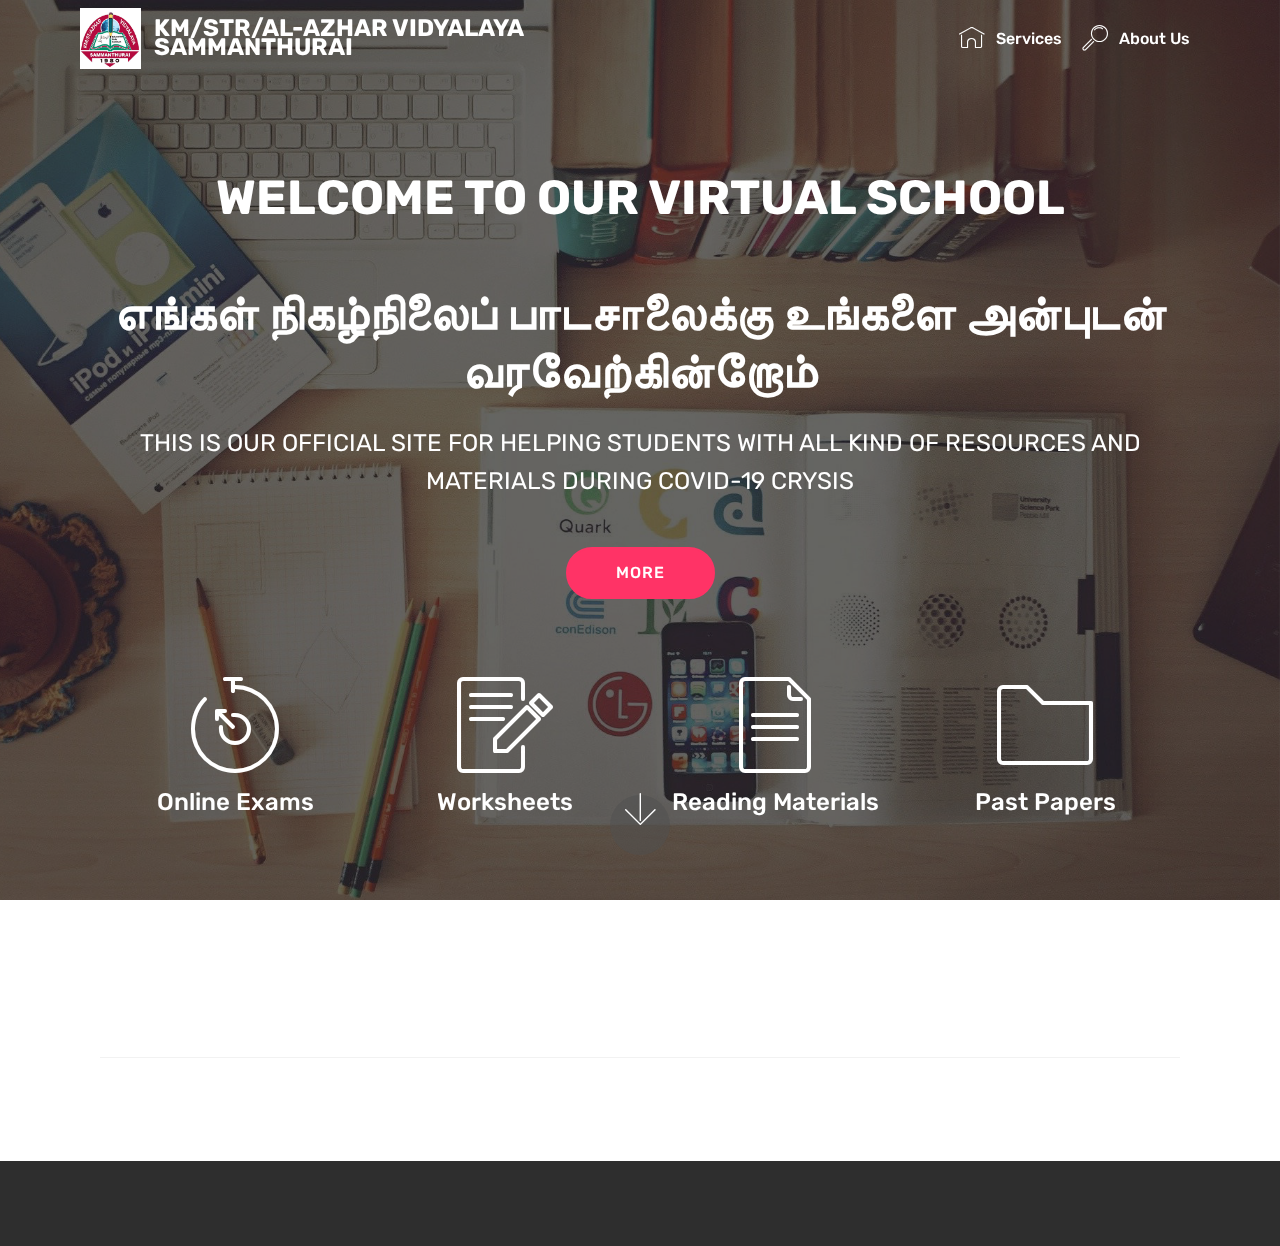
<file: index.html>
<!DOCTYPE html>
<html  >
<head>
  <!-- Site made with Mobirise Website Builder v5.0.5, https://mobirise.com -->
  <meta charset="UTF-8">
  <meta http-equiv="X-UA-Compatible" content="IE=edge">
  <meta name="generator" content="Mobirise v5.0.5, mobirise.com">
  <meta name="viewport" content="width=device-width, initial-scale=1, minimum-scale=1">
  <link rel="shortcut icon" href="assets/images/37045805-1814614715251835-3802575804051750912-n.jpg" type="image/x-icon">
  <meta name="description" content="">
  
  
  <title>Home</title>
  <link rel="stylesheet" href="assets/web/assets/mobirise-icons/mobirise-icons.css">
  <link rel="stylesheet" href="assets/bootstrap/css/bootstrap.min.css">
  <link rel="stylesheet" href="assets/bootstrap/css/bootstrap-grid.min.css">
  <link rel="stylesheet" href="assets/bootstrap/css/bootstrap-reboot.min.css">
  <link rel="stylesheet" href="assets/tether/tether.min.css">
  <link rel="stylesheet" href="assets/dropdown/css/style.css">
  <link rel="stylesheet" href="assets/animatecss/animate.min.css">
  <link rel="stylesheet" href="assets/socicon/css/styles.css">
  <link rel="stylesheet" href="assets/theme/css/style.css">
  <link rel="preload" as="style" href="assets/mobirise/css/mbr-additional.css"><link rel="stylesheet" href="assets/mobirise/css/mbr-additional.css" type="text/css">
  
  
  
</head>
<body>
  <section class="menu cid-rZkzR0NeCF" once="menu" id="menu1-0">

    

    <nav class="navbar navbar-expand beta-menu navbar-dropdown align-items-center navbar-fixed-top navbar-toggleable-sm bg-color transparent">
        <button class="navbar-toggler navbar-toggler-right" type="button" data-toggle="collapse" data-target="#navbarSupportedContent" aria-controls="navbarSupportedContent" aria-expanded="false" aria-label="Toggle navigation">
            <div class="hamburger">
                <span></span>
                <span></span>
                <span></span>
                <span></span>
            </div>
        </button>
        <div class="menu-logo">
            <div class="navbar-brand">
                <span class="navbar-logo">
                    <a href="https://mobirise.co">
                         <img src="assets/images/37045805-1814614715251835-3802575804051750912-n.jpg" alt="Mobirise" title="" style="height: 3.8rem;">
                    </a>
                </span>
                <span class="navbar-caption-wrap"><a class="navbar-caption text-white display-5" href="https://mobirise.co">KM/STR/AL-AZHAR VIDYALAYA&nbsp;<br>SAMMANTHURAI</a></span>
            </div>
        </div>
        <div class="collapse navbar-collapse" id="navbarSupportedContent">
            <ul class="navbar-nav nav-dropdown nav-right" data-app-modern-menu="true">
                <li class="nav-item">
                    <a class="nav-link link text-white display-4" href="https://mobirise.co">
                        <span class="mbri-home mbr-iconfont mbr-iconfont-btn"></span>
                        Services
                    </a>
                </li>
                <li class="nav-item">
                    <a class="nav-link link text-white display-4" href="https://mobirise.co">
                        <span class="mbri-search mbr-iconfont mbr-iconfont-btn"></span>
                        About Us
                    </a>
                </li>
            </ul>
            
        </div>
    </nav>
</section>

<section class="engine"><a href="https://mobirise.info/x">css templates</a></section><section class="header12 cid-rZkA7we4F2 mbr-fullscreen mbr-parallax-background" id="header12-1">

    

    <div class="mbr-overlay" style="opacity: 0.7; background-color: rgb(35, 35, 35);">
    </div>

    <div class="container  ">
            <div class="media-container">
                <div class="col-md-12 align-center">
                    <h1 class="mbr-section-title pb-3 mbr-white mbr-bold mbr-fonts-style display-2">
                        <br><br>WELCOME TO OUR VIRTUAL SCHOOL<br><br>எங்கள் நிகழ்நிலைப்  பாடசாலைக்கு உங்களை அன்புடன் வரவேற்கின்றோம் 
</h1>
                    <p class="mbr-text pb-3 mbr-white mbr-fonts-style display-5">THIS IS OUR OFFICIAL SITE FOR HELPING STUDENTS WITH ALL KIND OF RESOURCES AND MATERIALS DURING COVID-19 CRYSIS</p>
                    <div class="mbr-section-btn align-center py-2"><a class="btn btn-md btn-secondary display-4" href="https://mobirise.co">MORE</a></div>

                    <div class="icons-media-container mbr-white">
                        <div class="card col-12 col-md-6 col-lg-3">
                            <div class="icon-block">
                            <a href="page2.html" target="_blank">
                                <span class="mbr-iconfont mbri-timer"></span>
                            </a>
                            </div>
                            <h5 class="mbr-fonts-style display-5">
                                Online Exams</h5>
                        </div>

                        <div class="card col-12 col-md-6 col-lg-3">
                            <div class="icon-block">
                                <a href="https://mobirise.co/">
                                    <span class="mbr-iconfont mbri-edit"></span>
                                </a>
                            </div>
                            <h5 class="mbr-fonts-style display-5">
                                Worksheets</h5>
                        </div>

                        <div class="card col-12 col-md-6 col-lg-3">
                            <div class="icon-block">
                                <a href="https://mobirise.co/">
                                    <span class="mbr-iconfont mbri-file"></span>
                                </a>
                            </div>
                            <h5 class="mbr-fonts-style display-5">
                                Reading Materials</h5>
                        </div>

                        <div class="card col-12 col-md-6 col-lg-3">
                            <div class="icon-block">
                                <a href="https://mobirise.co/">
                                    <span class="mbr-iconfont mbri-folder"></span>
                                </a>
                            </div>
                            <h5 class="mbr-fonts-style display-5">
                                Past Papers</h5>
                        </div>
                    </div>
                </div>
            </div>
    </div>

    <div class="mbr-arrow hidden-sm-down" aria-hidden="true">
        <a href="#next">
            <i class="mbri-down mbr-iconfont"></i>
        </a>
    </div>
</section>

<section class="cid-rZkAlajMuL" id="footer5-4">

    

    

    <div class="container">
        <div class="media-container-row">
            <div class="col-md-3">
                <div class="media-wrap">
                    <a href="https://azharvidyalaya.tk" target="_blank">
                       <img src="assets/images/37045805-1814614715251835-3802575804051750912-n-192x192.jpg" alt="azhar logo" title="">
                    </a>
                </div>
            </div>
            <div class="col-md-9">
                <p class="mbr-text align-right links mbr-fonts-style display-7">
                    <a href="#" class="text-black">ABOUT</a> &nbsp;&nbsp;&nbsp;&nbsp;
                    <a href="#" class="text-black">TERMS</a> &nbsp;&nbsp;&nbsp;&nbsp;
                    <a href="#" class="text-black">CAREERS</a> &nbsp;&nbsp;&nbsp;&nbsp;
                    <a href="#" class="text-black">CONTACT</a>
                </p>
            </div>
        </div>
        <div class="footer-lower">
            <div class="media-container-row">
                <div class="col-md-12">
                    <hr>
                </div>
            </div>
            <div class="media-container-row mbr-white">
                <div class="col-md-6 copyright">
                    <p class="mbr-text mbr-fonts-style display-7">
                        © Copyright 2020 RasmiMRM - All Rights Reserved
                    </p>
                </div>
                <div class="col-md-6">
                    <div class="social-list align-right">
                        <div class="soc-item">
                            <a href="https://twitter.com/azharvidyalaya" target="_blank">
                                <span class="mbr-iconfont mbr-iconfont-social socicon-twitter socicon"></span>
                            </a>
                        </div>
                        <div class="soc-item">
                            <a href="https://www.facebook.com/azharvidyalaya" target="_blank">
                                <span class="mbr-iconfont mbr-iconfont-social socicon-facebook socicon"></span>
                            </a>
                        </div>
                        <div class="soc-item">
                            <a href="https://www.youtube.com/c/mobirise" target="_blank">
                                <span class="socicon-youtube socicon mbr-iconfont mbr-iconfont-social"></span>
                            </a>
                        </div>
                        <div class="soc-item">
                            <a href="https://instagram.com/mobirise" target="_blank">
                                <span class="socicon-instagram socicon mbr-iconfont mbr-iconfont-social"></span>
                            </a>
                        </div>
                        <div class="soc-item">
                            <a href="https://plus.google.com/u/0/+Mobirise" target="_blank">
                                <span class="socicon-googleplus socicon mbr-iconfont mbr-iconfont-social"></span>
                            </a>
                        </div>
                        <div class="soc-item">
                            <a href="https://www.behance.net/Mobirise" target="_blank">
                                <span class="socicon-behance socicon mbr-iconfont mbr-iconfont-social"></span>
                            </a>
                        </div>
                    </div>
                </div>
            </div>
        </div>
    </div>
</section>

<section once="footers" class="cid-rZkAiP5B1X" id="footer6-2">

    

    

    <div class="container">
        <div class="media-container-row align-center mbr-white">
            <div class="col-12">
                <p class="mbr-text mb-0 mbr-fonts-style display-7">
                    © Copyright 2019 Mobirise - All Rights Reserved
                </p>
            </div>
        </div>
    </div>
</section>


  <script src="assets/web/assets/jquery/jquery.min.js"></script>
  <script src="assets/popper/popper.min.js"></script>
  <script src="assets/bootstrap/js/bootstrap.min.js"></script>
  <script src="assets/tether/tether.min.js"></script>
  <script src="assets/smoothscroll/smooth-scroll.js"></script>
  <script src="assets/dropdown/js/nav-dropdown.js"></script>
  <script src="assets/dropdown/js/navbar-dropdown.js"></script>
  <script src="assets/touchswipe/jquery.touch-swipe.min.js"></script>
  <script src="assets/viewportchecker/jquery.viewportchecker.js"></script>
  <script src="assets/vimeoplayer/jquery.mb.vimeo_player.js"></script>
  <script src="assets/parallax/jarallax.min.js"></script>
  <script src="assets/theme/js/script.js"></script>
  
  
 <div id="scrollToTop" class="scrollToTop mbr-arrow-up"><a style="text-align: center;"><i class="mbr-arrow-up-icon mbr-arrow-up-icon-cm cm-icon cm-icon-smallarrow-up"></i></a></div>
    <input name="animation" type="hidden">
  </body>
</html>
</file>
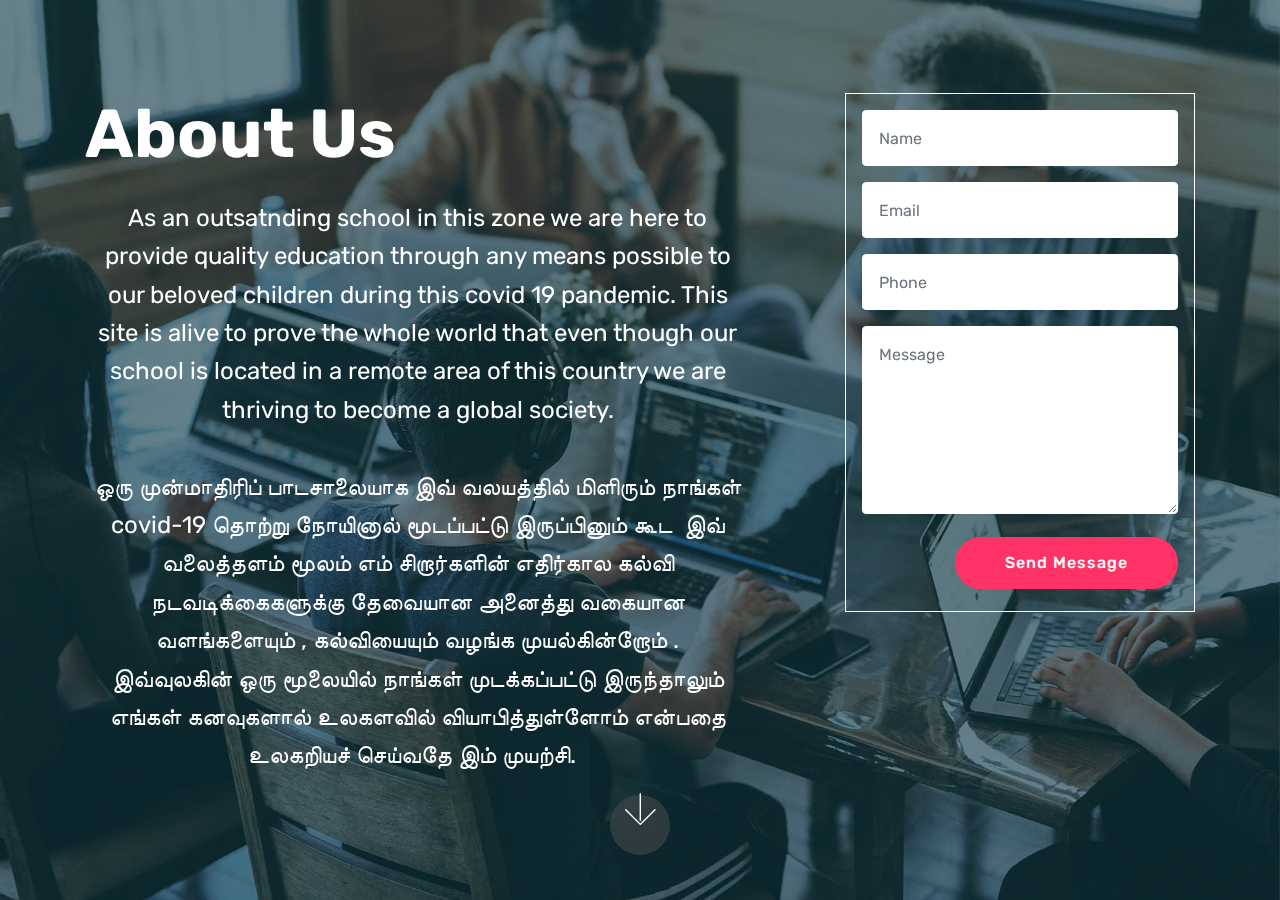
<file: about.html>
<!DOCTYPE html>
<html  >
<head>
  <!-- Site made with Mobirise Website Builder v5.0.5, https://mobirise.com -->
  <meta charset="UTF-8">
  <meta http-equiv="X-UA-Compatible" content="IE=edge">
  <meta name="generator" content="Mobirise v5.0.5, mobirise.com">
  <meta name="twitter:card" content="summary_large_image"/>
  <meta name="twitter:image:src" content="assets/images/about-meta.jpg">
  <meta property="og:image" content="assets/images/about-meta.jpg">
  <meta name="twitter:title" content="About Us">
  <meta name="viewport" content="width=device-width, initial-scale=1, minimum-scale=1">
  <link rel="shortcut icon" href="assets/images/37045805-1814614715251835-3802575804051750912-n.jpg" type="image/x-icon">
  <meta name="description" content="this page gives introduction about us. ">
  
  
  <title>About Us</title>
  <link rel="stylesheet" href="assets/web/assets/mobirise-icons/mobirise-icons.css">
  <link rel="stylesheet" href="assets/bootstrap/css/bootstrap.min.css">
  <link rel="stylesheet" href="assets/bootstrap/css/bootstrap-grid.min.css">
  <link rel="stylesheet" href="assets/bootstrap/css/bootstrap-reboot.min.css">
  <link rel="stylesheet" href="assets/tether/tether.min.css">
  <link rel="stylesheet" href="assets/animatecss/animate.min.css">
  <link rel="stylesheet" href="assets/theme/css/style.css">
  <link rel="preload" as="style" href="assets/mobirise/css/mbr-additional.css"><link rel="stylesheet" href="assets/mobirise/css/mbr-additional.css" type="text/css">
  
  
  
</head>
<body>
  <section class="header15 cid-rZpSfbXOmg mbr-fullscreen mbr-parallax-background" id="header15-9">

    

    <div class="mbr-overlay" style="opacity: 0.5; background-color: rgb(7, 59, 76);"></div>

    <div class="container align-right">
        <div class="row">
            <div class="mbr-white col-lg-8 col-md-7 content-container">
                <h1 class="mbr-section-title mbr-bold pb-3 mbr-fonts-style display-1">
                    About Us</h1>
                <p class="mbr-text pb-3 mbr-fonts-style display-5">
                    As an outsatnding school in this zone we are here to provide quality education through any means possible to our beloved children during this covid 19 pandemic. This site is alive to prove the whole world that even though our school is located in a remote area of this country we are thriving to become a global society.<br><br>ஒரு முன்மாதிரிப் பாடசாலையாக இவ் வலயத்தில் மிளிரும் நாங்கள் covid-19 தொற்று நோயினால் மூடப்பட்டு இருப்பினும் கூட&nbsp; இவ் வலைத்தளம் மூலம் எம் சிறார்களின் எதிர்கால கல்வி நடவடிக்கைகளுக்கு தேவையான அனைத்து வகையான வளங்களையும் , கல்வியையும் வழங்க முயல்கின்றோம் .<br>இவ்வுலகின் ஒரு மூலையில் நாங்கள் முடக்கப்பட்டு இருந்தாலும் எங்கள் கனவுகளால் உலகளவில் வியாபித்துள்ளோம் என்பதை உலகறியச் செய்வதே இம் முயற்சி.&nbsp;&nbsp;</p>
            </div>
            <div class="col-lg-4 col-md-5">
                <div class="form-container">
                    <div class="media-container-column" data-form-type="formoid">
                        <!---Formbuilder Form--->
                        <form action="https://mobirise.com/" method="POST" class="mbr-form form-with-styler" data-form-title="Mobirise Form"><input type="hidden" name="email" data-form-email="true" value="Rv9k3X2TMk++G4dGkXl00rJjOs6ZijmcJp536Sh+8wkDmKZKBVTn/hDi4/fhcEk/LdBulhrMxOlE6JLPSO7kjoUuLkV8/6mMiV6kjp+WrppXooe4hir4wc4zASYqnw2G">
                            <div class="row">
                                <div hidden="hidden" data-form-alert="" class="alert alert-success col-12">Thanks for filling out the form! We will contact you soon</div>
                                <div hidden="hidden" data-form-alert-danger="" class="alert alert-danger col-12">
                                </div>
                            </div>
                            <div class="dragArea row">
                                <div class="col-md-12 form-group " data-for="name">
                                    <input type="text" name="name" placeholder="Name" data-form-field="Name" required="required" class="form-control px-3 display-7" id="name-header15-9">
                                </div>
                                <div class="col-md-12 form-group " data-for="email">
                                    <input type="email" name="email" placeholder="Email" data-form-field="Email" required="required" class="form-control px-3 display-7" id="email-header15-9">
                                </div>
                                <div data-for="phone" class="col-md-12 form-group ">
                                    <input type="tel" name="phone" placeholder="Phone" data-form-field="Phone" class="form-control px-3 display-7" id="phone-header15-9">
                                </div>
                                <div data-for="message" class="col-md-12 form-group ">
                                    <textarea name="message" placeholder="Message" data-form-field="Message" class="form-control px-3 display-7" id="message-header15-9"></textarea>
                                </div>
                                <div class="col-md-12 input-group-btn"><button type="submit" class="btn btn-secondary btn-form display-4">Send Message</button></div>
                            </div>
                        </form><!---Formbuilder Form--->
                    </div>
                </div>
            </div>
        </div>
    </div>
    <div class="mbr-arrow hidden-sm-down" aria-hidden="true">
        <a href="#next">
            <i class="mbri-down mbr-iconfont"></i>
        </a>
    </div>
</section>


  <section class="engine"><a href="https://mobirise.info/m">site design templates</a></section><script src="assets/web/assets/jquery/jquery.min.js"></script>
  <script src="assets/popper/popper.min.js"></script>
  <script src="assets/bootstrap/js/bootstrap.min.js"></script>
  <script src="assets/tether/tether.min.js"></script>
  <script src="assets/smoothscroll/smooth-scroll.js"></script>
  <script src="assets/parallax/jarallax.min.js"></script>
  <script src="assets/viewportchecker/jquery.viewportchecker.js"></script>
  <script src="assets/theme/js/script.js"></script>
  <script src="assets/formoid/formoid.min.js"></script>
  
  
 <div id="scrollToTop" class="scrollToTop mbr-arrow-up"><a style="text-align: center;"><i class="mbr-arrow-up-icon mbr-arrow-up-icon-cm cm-icon cm-icon-smallarrow-up"></i></a></div>
    <input name="animation" type="hidden">
  </body>
</html>
</file>
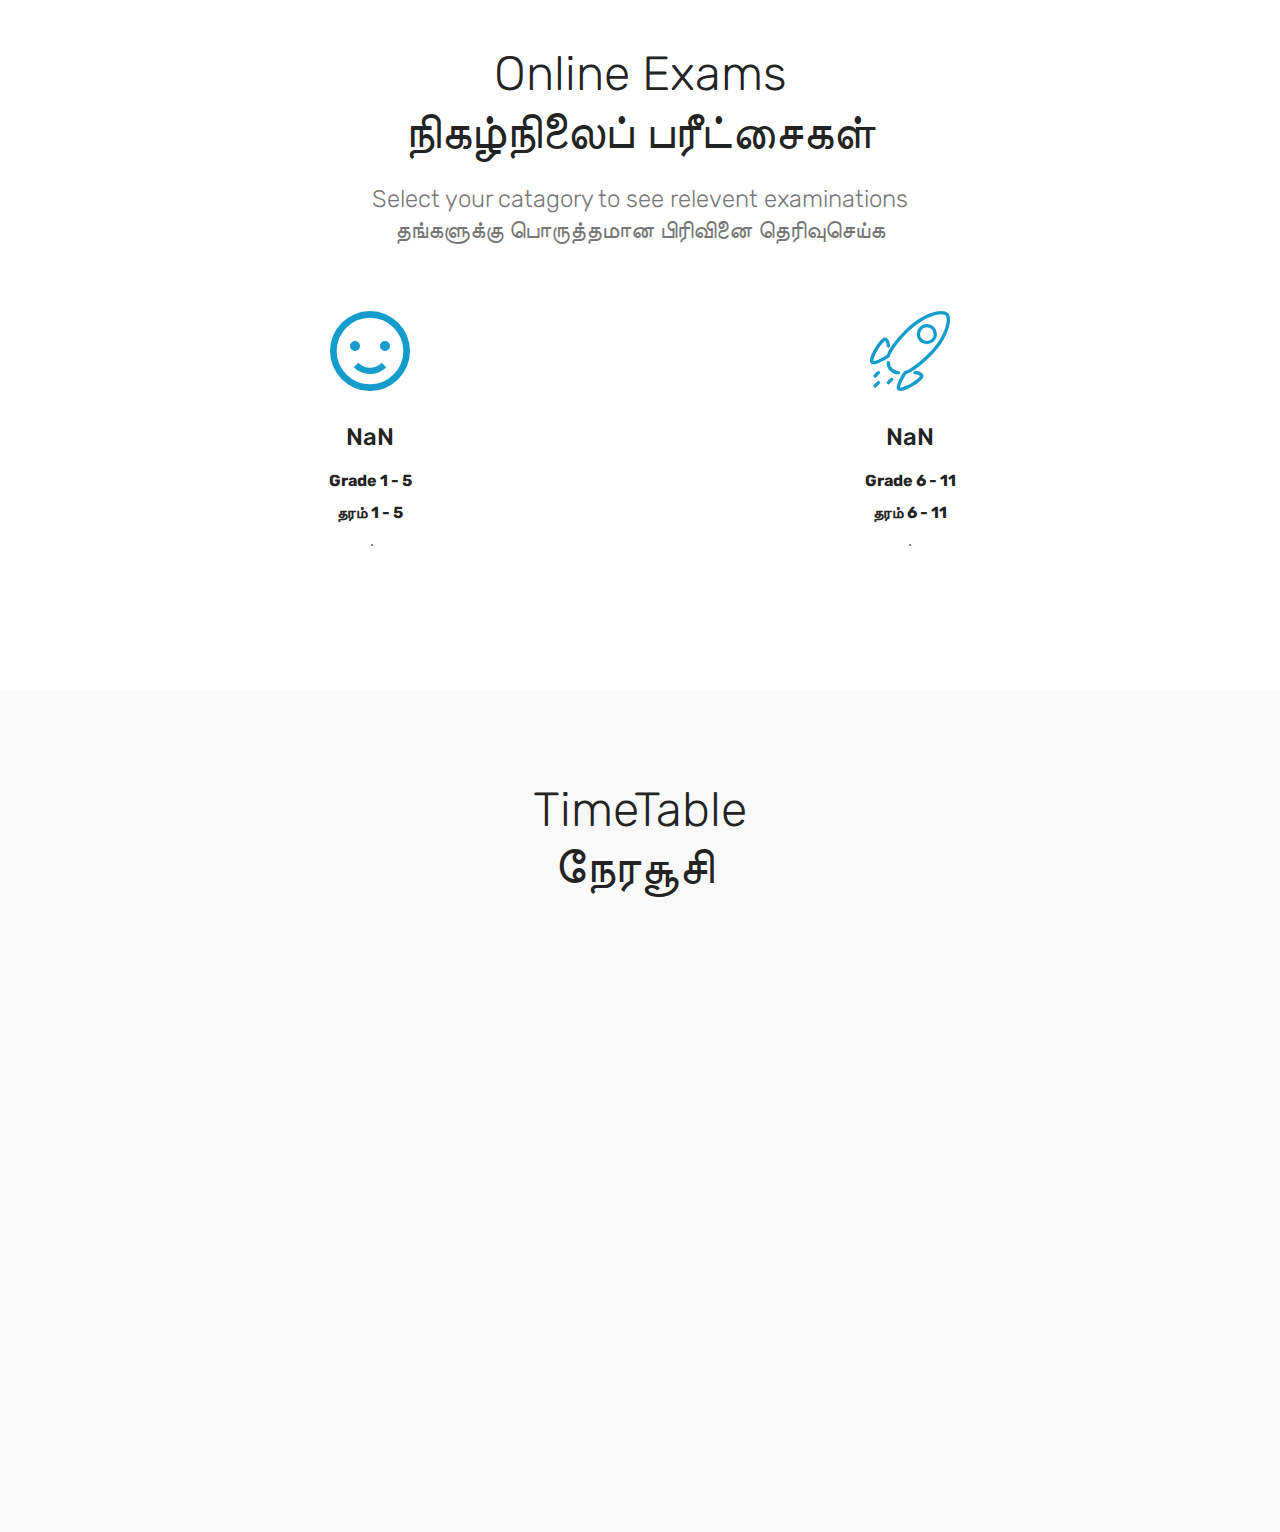
<file: page2.html>
<!DOCTYPE html>
<html  >
<head>
  <!-- Site made with Mobirise Website Builder v5.0.5, https://mobirise.com -->
  <meta charset="UTF-8">
  <meta http-equiv="X-UA-Compatible" content="IE=edge">
  <meta name="generator" content="Mobirise v5.0.5, mobirise.com">
  <meta name="viewport" content="width=device-width, initial-scale=1, minimum-scale=1">
  <link rel="shortcut icon" href="assets/images/37045805-1814614715251835-3802575804051750912-n.jpg" type="image/x-icon">
  <meta name="description" content="Web Page Builder Description">
  
  
  <title>online exam</title>
  <link rel="stylesheet" href="assets/web/assets/mobirise-icons/mobirise-icons.css">
  <link rel="stylesheet" href="assets/web/assets/mobirise-icons2/mobirise2.css">
  <link rel="stylesheet" href="assets/bootstrap/css/bootstrap.min.css">
  <link rel="stylesheet" href="assets/bootstrap/css/bootstrap-grid.min.css">
  <link rel="stylesheet" href="assets/bootstrap/css/bootstrap-reboot.min.css">
  <link rel="stylesheet" href="assets/tether/tether.min.css">
  <link rel="stylesheet" href="assets/animatecss/animate.min.css">
  <link rel="stylesheet" href="assets/datatables/data-tables.bootstrap4.min.css">
  <link rel="stylesheet" href="assets/theme/css/style.css">
  <link rel="preload" as="style" href="assets/mobirise/css/mbr-additional.css"><link rel="stylesheet" href="assets/mobirise/css/mbr-additional.css" type="text/css">
  
  
  
</head>
<body>
  <section class="counters1 counters cid-s0WZGyYM7M" id="counters1-b">

    

    

    <div class="container">
        <h2 class="mbr-section-title pb-3 align-center mbr-fonts-style display-2">
            Online Exams<br>நிகழ்நிலைப் பரீட்சைகள்</h2>
        <h3 class="mbr-section-subtitle mbr-fonts-style display-5">Select your catagory to see relevent examinations<br>தங்களுக்கு பொருத்தமான பிரிவினை தெரிவுசெய்க</h3>

        <div class="container pt-4 mt-2">
            <div class="media-container-row">
                <div class="card p-3 align-center col-12 col-md-6">
                    <div class="panel-item p-3">
                        <div class="card-img pb-3">
                            <a href="page3.html"><span class="mbr-iconfont mobi-mbri-smile-face mobi-mbri"></span></a>
                        </div>

                        <div class="card-text">
                            <h3 class="count pt-3 pb-3 mbr-fonts-style display-5">Primary<br><br>ஆரம்பப் பிரிவு&nbsp;</h3>
                            <h4 class="mbr-content-title mbr-bold mbr-fonts-style display-7">Grade 1 - 5<br><br>தரம் 1 - 5</h4>
                            <p class="mbr-content-text mbr-fonts-style display-7">&nbsp;.
                            </p>
                        </div>
                    </div>
                </div>


                <div class="card p-3 align-center col-12 col-md-6">
                    <div class="panel-item p-3">
                        <div class="card-img pb-3">
                            <a href="page4.html"><span class="mbr-iconfont mbri-rocket"></span></a>
                        </div>
                        <div class="card-text">
                            <h3 class="count pt-3 pb-3 mbr-fonts-style display-5">Secondary<br><br>இடைநிலைப் பிரிவு</h3>
                            <h4 class="mbr-content-title mbr-bold mbr-fonts-style display-7">Grade 6 - 11<br><br>தரம் 6 - 11</h4>
                            <p class="mbr-content-text mbr-fonts-style display-7">.</p>
                        </div>
                    </div>
                </div>

                


                
            </div>
        </div>
   </div>
</section>

<section class="engine"><a href="https://mobirise.info/b">how to create a website for free</a></section><section class="section-table cid-s0WZAlVO5L" id="table1-a">

  
  
  <div class="container container-table">
      <h2 class="mbr-section-title mbr-fonts-style align-center pb-3 display-2">TimeTable <br>நேரசூசி&nbsp;<br>
      </h2>
      <h3 class="mbr-section-subtitle mbr-fonts-style align-center pb-5 mbr-light display-5">
            Click blue "Gear" icon in the top right corner to hide/show search and info, change the the table background and other parameters.  In browser click on the table head to sort the table, use search to filter the table.     
      </h3>
      <div class="table-wrapper">
        <div class="container">
          <div class="row search">
            <div class="col-md-6"></div>
            <div class="col-md-6">
                <div class="dataTables_filter">
                  <label class="searchInfo mbr-fonts-style display-7">Search:</label>
                  <input class="form-control input-sm" disabled="">
                </div>
            </div>
          </div>
        </div>

        <div class="container scroll">
          <table class="table isSearch" cellspacing="0">
            <thead>
              <tr class="table-heads ">
                  
                  
                  
                  
              <th class="head-item mbr-fonts-style display-7">Subject <br>பாடம்</th><th class="head-item mbr-fonts-style display-7">Grade<br>தரம்</th><th class="head-item mbr-fonts-style display-7">Date<br>திகதி&nbsp;</th></tr>
            </thead>

            <tbody>
              
              
              
              
            <tr> 
                
                
                
                
              <td class="body-item mbr-fonts-style display-7"></td><td class="body-item mbr-fonts-style display-7"></td><td class="body-item mbr-fonts-style display-7"></td></tr><tr>
                
                
                
                
              <td class="body-item mbr-fonts-style display-7"></td><td class="body-item mbr-fonts-style display-7"></td><td class="body-item mbr-fonts-style display-7"></td></tr><tr>
                
                
                
                
              <td class="body-item mbr-fonts-style display-7"></td><td class="body-item mbr-fonts-style display-7"></td><td class="body-item mbr-fonts-style display-7"></td></tr><tr>
                
                
                
                
              <td class="body-item mbr-fonts-style display-7"></td><td class="body-item mbr-fonts-style display-7"></td><td class="body-item mbr-fonts-style display-7"></td></tr><tr>
                
                
                
                
              <td class="body-item mbr-fonts-style display-7"></td><td class="body-item mbr-fonts-style display-7"></td><td class="body-item mbr-fonts-style display-7"></td></tr><tr>
                
                
                
                
              <td class="body-item mbr-fonts-style display-7"></td><td class="body-item mbr-fonts-style display-7"></td><td class="body-item mbr-fonts-style display-7"></td></tr><tr>
                
                
                
                
              <td class="body-item mbr-fonts-style display-7"></td><td class="body-item mbr-fonts-style display-7"></td><td class="body-item mbr-fonts-style display-7"></td></tr></tbody>
          </table>
        </div>
        <div class="container table-info-container">
          <div class="row info">
            <div class="col-md-6">
              <div class="dataTables_info mbr-fonts-style display-7">
                <span class="infoBefore">Showing</span>
                <span class="inactive infoRows"></span>
                <span class="infoAfter">entries</span>
                <span class="infoFilteredBefore">(filtered from</span>
                <span class="inactive infoRows"></span>
                <span class="infoFilteredAfter"> total entries)</span>
              </div>
            </div>
            <div class="col-md-6"></div>
          </div>
        </div>
      </div>
    </div>
</section>


  <script src="assets/web/assets/jquery/jquery.min.js"></script>
  <script src="assets/popper/popper.min.js"></script>
  <script src="assets/bootstrap/js/bootstrap.min.js"></script>
  <script src="assets/tether/tether.min.js"></script>
  <script src="assets/smoothscroll/smooth-scroll.js"></script>
  <script src="assets/viewportchecker/jquery.viewportchecker.js"></script>
  <script src="assets/datatables/jquery.data-tables.min.js"></script>
  <script src="assets/datatables/data-tables.bootstrap4.min.js"></script>
  <script src="assets/theme/js/script.js"></script>
  
  
 <div id="scrollToTop" class="scrollToTop mbr-arrow-up"><a style="text-align: center;"><i class="mbr-arrow-up-icon mbr-arrow-up-icon-cm cm-icon cm-icon-smallarrow-up"></i></a></div>
    <input name="animation" type="hidden">
  </body>
</html>
</file>
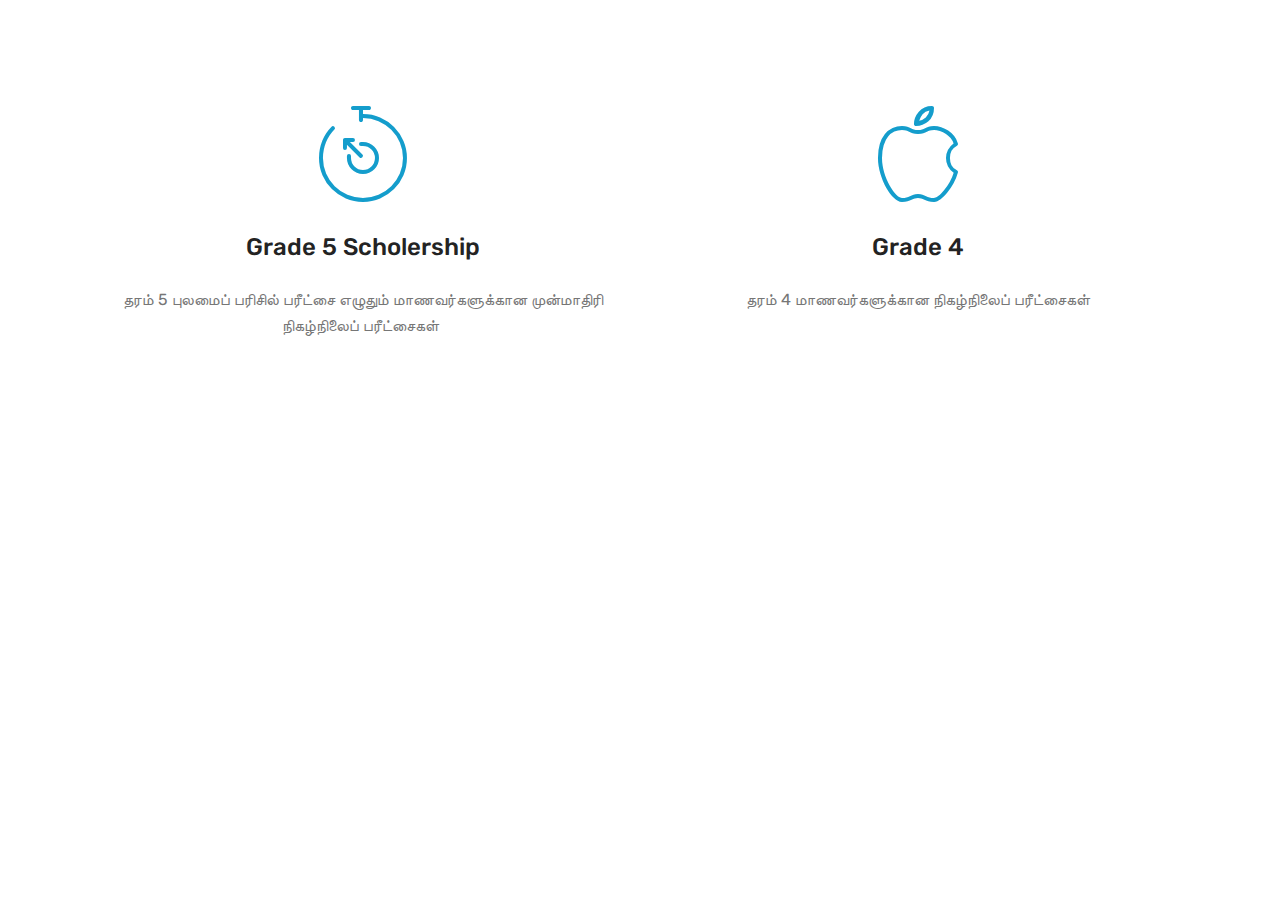
<file: page3.html>
<!DOCTYPE html>
<html  >
<head>
  <!-- Site made with Mobirise Website Builder v5.0.5, https://mobirise.com -->
  <meta charset="UTF-8">
  <meta http-equiv="X-UA-Compatible" content="IE=edge">
  <meta name="generator" content="Mobirise v5.0.5, mobirise.com">
  <meta name="viewport" content="width=device-width, initial-scale=1, minimum-scale=1">
  <link rel="shortcut icon" href="assets/images/37045805-1814614715251835-3802575804051750912-n.jpg" type="image/x-icon">
  <meta name="description" content="Web Site Maker Description">
  
  
  <title>Primary</title>
  <link rel="stylesheet" href="assets/web/assets/mobirise-icons/mobirise-icons.css">
  <link rel="stylesheet" href="assets/bootstrap/css/bootstrap.min.css">
  <link rel="stylesheet" href="assets/bootstrap/css/bootstrap-grid.min.css">
  <link rel="stylesheet" href="assets/bootstrap/css/bootstrap-reboot.min.css">
  <link rel="stylesheet" href="assets/tether/tether.min.css">
  <link rel="stylesheet" href="assets/animatecss/animate.min.css">
  <link rel="stylesheet" href="assets/theme/css/style.css">
  <link rel="preload" as="style" href="assets/mobirise/css/mbr-additional.css"><link rel="stylesheet" href="assets/mobirise/css/mbr-additional.css" type="text/css">
  
  
  
</head>
<body>
  <section class="features1 cid-s12TiyavsY" id="features1-f">
    
    

    
    <div class="container">
        <div class="media-container-row">

            <div class="card p-3 col-12 col-md-6">
                <div class="card-img pb-3">
                    <span class="mbr-iconfont mbri-timer"></span>
                </div>
                <div class="card-box">
                    <h4 class="card-title py-3 mbr-fonts-style display-5">
                        Grade 5 Scholership</h4>
                    <p class="mbr-text mbr-fonts-style display-7">தரம் 5 புலமைப் பரிசில் பரீட்சை எழுதும் மாணவர்களுக்கான முன்மாதிரி நிகழ்நிலைப் பரீட்சைகள்&nbsp;</p>
                </div>
            </div>

            <div class="card p-3 col-12 col-md-6">
                <div class="card-img pb-3">
                    <span class="mbr-iconfont mbri-apple"></span>
                </div>
                <div class="card-box">
                    <h4 class="card-title py-3 mbr-fonts-style display-5">
                        Grade 4</h4>
                    <p class="mbr-text mbr-fonts-style display-7">தரம் 4 மாணவர்களுக்கான நிகழ்நிலைப் பரீட்சைகள்</p>
                </div>
            </div>

            

            

        </div>

    </div>

</section>


  <section class="engine"><a href="https://mobirise.info/y">html web templates</a></section><script src="assets/web/assets/jquery/jquery.min.js"></script>
  <script src="assets/popper/popper.min.js"></script>
  <script src="assets/bootstrap/js/bootstrap.min.js"></script>
  <script src="assets/tether/tether.min.js"></script>
  <script src="assets/smoothscroll/smooth-scroll.js"></script>
  <script src="assets/viewportchecker/jquery.viewportchecker.js"></script>
  <script src="assets/theme/js/script.js"></script>
  
  
 <div id="scrollToTop" class="scrollToTop mbr-arrow-up"><a style="text-align: center;"><i class="mbr-arrow-up-icon mbr-arrow-up-icon-cm cm-icon cm-icon-smallarrow-up"></i></a></div>
    <input name="animation" type="hidden">
  </body>
</html>
</file>
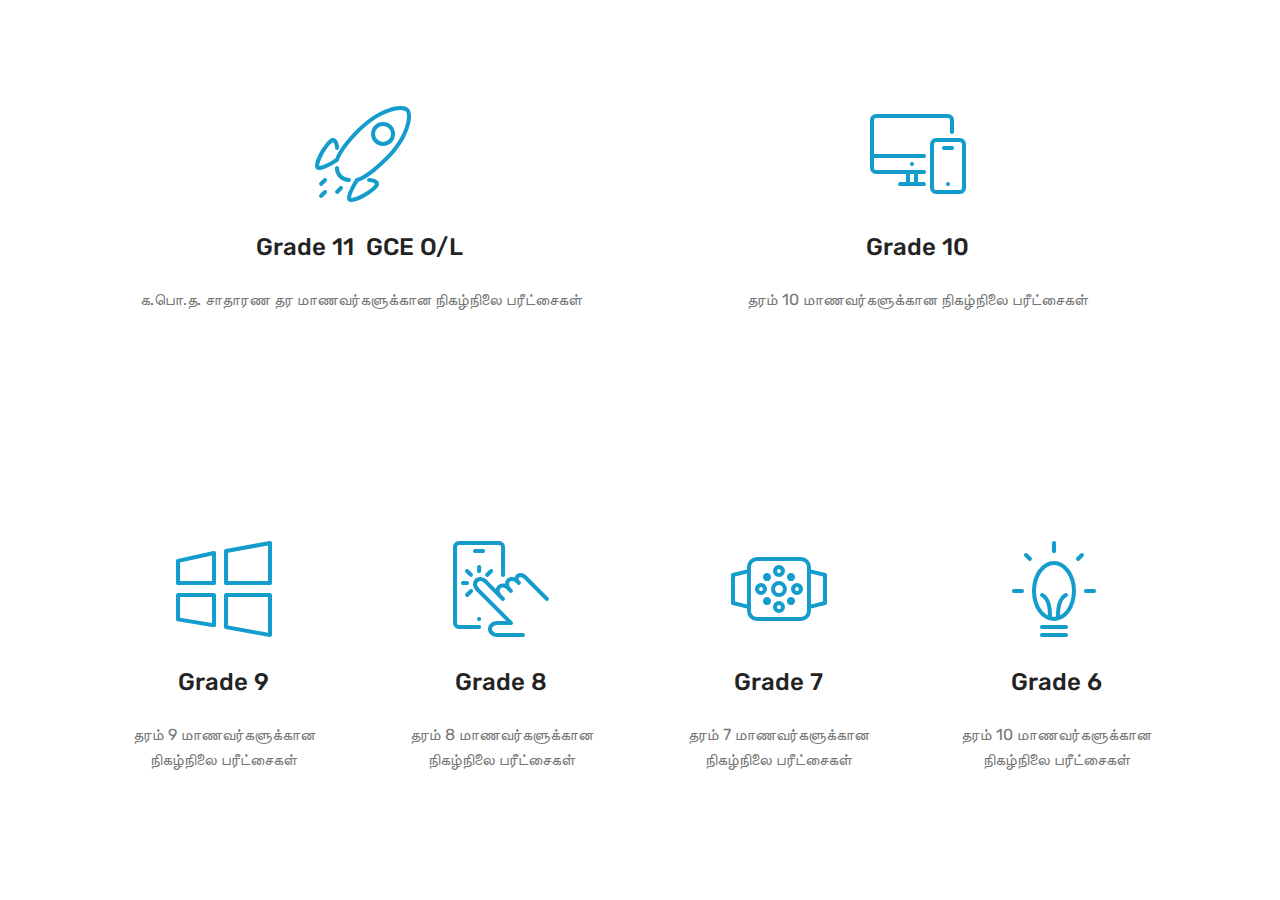
<file: page4.html>
<!DOCTYPE html>
<html  >
<head>
  <!-- Site made with Mobirise Website Builder v5.0.5, https://mobirise.com -->
  <meta charset="UTF-8">
  <meta http-equiv="X-UA-Compatible" content="IE=edge">
  <meta name="generator" content="Mobirise v5.0.5, mobirise.com">
  <meta name="viewport" content="width=device-width, initial-scale=1, minimum-scale=1">
  <link rel="shortcut icon" href="assets/images/37045805-1814614715251835-3802575804051750912-n.jpg" type="image/x-icon">
  <meta name="description" content="Website Maker Description">
  
  
  <title>Secondary</title>
  <link rel="stylesheet" href="assets/web/assets/mobirise-icons/mobirise-icons.css">
  <link rel="stylesheet" href="assets/bootstrap/css/bootstrap.min.css">
  <link rel="stylesheet" href="assets/bootstrap/css/bootstrap-grid.min.css">
  <link rel="stylesheet" href="assets/bootstrap/css/bootstrap-reboot.min.css">
  <link rel="stylesheet" href="assets/tether/tether.min.css">
  <link rel="stylesheet" href="assets/animatecss/animate.min.css">
  <link rel="stylesheet" href="assets/theme/css/style.css">
  <link rel="preload" as="style" href="assets/mobirise/css/mbr-additional.css"><link rel="stylesheet" href="assets/mobirise/css/mbr-additional.css" type="text/css">
  
  
  
</head>
<body>
  <section class="features1 cid-s12WBdm781" id="features1-g">
    
    

    
    <div class="container">
        <div class="media-container-row">

            <div class="card p-3 col-12 col-md-6">
                <div class="card-img pb-3">
                    <a href="page11.html"><span class="mbr-iconfont mbri-rocket"></span></a>
                </div>
                <div class="card-box">
                    <h4 class="card-title py-3 mbr-fonts-style display-5">Grade 11&nbsp; GCE O/L&nbsp;</h4>
                    <p class="mbr-text mbr-fonts-style display-7">
                        க.பொ.த. சாதாரண தர மாணவர்களுக்கான நிகழ்நிலை பரீட்சைகள்&nbsp;</p>
                </div>
            </div>

            <div class="card p-3 col-12 col-md-6">
                <div class="card-img pb-3">
                    <a href="page12.html"><span class="mbr-iconfont mbri-responsive"></span></a>
                </div>
                <div class="card-box">
                    <h4 class="card-title py-3 mbr-fonts-style display-5">
                        Grade 10</h4>
                    <p class="mbr-text mbr-fonts-style display-7">
                        தரம் 10 மாணவர்களுக்கான நிகழ்நிலை பரீட்சைகள்
                    </p>
                </div>
            </div>

            

            

        </div>

    </div>

</section>

<section class="engine"><a href="https://mobirise.info/e">how to make your own site</a></section><section class="features1 cid-s12WBNmeup" id="features1-h">
    
    

    
    <div class="container">
        <div class="media-container-row">

            <div class="card p-3 col-12 col-md-6 col-lg-3">
                <div class="card-img pb-3">
                    <a href="page10.html"><span class="mbr-iconfont mbri-windows"></span></a>
                </div>
                <div class="card-box">
                    <h4 class="card-title py-3 mbr-fonts-style display-5">
                        Grade 9</h4>
                    <p class="mbr-text mbr-fonts-style display-7">
                        தரம் 9 மாணவர்களுக்கான நிகழ்நிலை பரீட்சைகள்
                    </p>
                </div>
            </div>

            <div class="card p-3 col-12 col-md-6 col-lg-3">
                <div class="card-img pb-3">
                    <a href="page9.html"><span class="mbr-iconfont mbri-touch"></span></a>
                </div>
                <div class="card-box">
                    <h4 class="card-title py-3 mbr-fonts-style display-5">
                        Grade 8</h4>
                    <p class="mbr-text mbr-fonts-style display-7">
                        தரம் 8 மாணவர்களுக்கான நிகழ்நிலை பரீட்சைகள்
                    </p>
                </div>
            </div>

            <div class="card p-3 col-12 col-md-6 col-lg-3">
                <div class="card-img pb-3">
                    <a href="page8.html"><span class="mbr-iconfont mbri-watch"></span></a>
                </div>
                <div class="card-box">
                    <h4 class="card-title py-3 mbr-fonts-style display-5">
                        Grade 7</h4>
                    <p class="mbr-text mbr-fonts-style display-7">
                        தரம் 7 மாணவர்களுக்கான நிகழ்நிலை பரீட்சைகள்
                    </p>
                </div>
            </div>

            <div class="card p-3 col-12 col-md-6 col-lg-3">
                <div class="card-img pb-3">
                    <a href="page7.html"><span class="mbr-iconfont mbri-idea"></span></a>
                </div>
                <div class="card-box">
                    <h4 class="card-title py-3 mbr-fonts-style display-5">
                        Grade 6</h4>
                    <p class="mbr-text mbr-fonts-style display-7">
                       தரம் 10 மாணவர்களுக்கான நிகழ்நிலை பரீட்சைகள்
                    </p>
                </div>
            </div>

        </div>

    </div>

</section>


  <script src="assets/web/assets/jquery/jquery.min.js"></script>
  <script src="assets/popper/popper.min.js"></script>
  <script src="assets/bootstrap/js/bootstrap.min.js"></script>
  <script src="assets/tether/tether.min.js"></script>
  <script src="assets/smoothscroll/smooth-scroll.js"></script>
  <script src="assets/viewportchecker/jquery.viewportchecker.js"></script>
  <script src="assets/theme/js/script.js"></script>
  
  
 <div id="scrollToTop" class="scrollToTop mbr-arrow-up"><a style="text-align: center;"><i class="mbr-arrow-up-icon mbr-arrow-up-icon-cm cm-icon cm-icon-smallarrow-up"></i></a></div>
    <input name="animation" type="hidden">
  </body>
</html>
</file>
<file: assets/web/assets/mobirise-icons/mobirise-icons.css>
@font-face {
  font-family: 'MobiriseIcons';
  src:  url('mobirise-icons.eot?spat4u');
  src:  url('mobirise-icons.eot?spat4u#iefix') format('embedded-opentype'),
    url('mobirise-icons.ttf?spat4u') format('truetype'),
    url('mobirise-icons.woff?spat4u') format('woff'),
    url('mobirise-icons.svg?spat4u#MobiriseIcons') format('svg');
  font-weight: normal;
  font-style: normal;
  font-display: swap;
}

[class^="mbri-"], [class*=" mbri-"] {
  /* use !important to prevent issues with browser extensions that change fonts */
  font-family: MobiriseIcons !important;
  speak: none;
  font-style: normal;
  font-weight: normal;
  font-variant: normal;
  text-transform: none;
  line-height: 1;

  /* Better Font Rendering =========== */
  -webkit-font-smoothing: antialiased;
  -moz-osx-font-smoothing: grayscale;
}

.mbri-add-submenu:before {
  content: "\e900";
}
.mbri-alert:before {
  content: "\e901";
}
.mbri-align-center:before {
  content: "\e902";
}
.mbri-align-justify:before {
  content: "\e903";
}
.mbri-align-left:before {
  content: "\e904";
}
.mbri-align-right:before {
  content: "\e905";
}
.mbri-android:before {
  content: "\e906";
}
.mbri-apple:before {
  content: "\e907";
}
.mbri-arrow-down:before {
  content: "\e908";
}
.mbri-arrow-next:before {
  content: "\e909";
}
.mbri-arrow-prev:before {
  content: "\e90a";
}
.mbri-arrow-up:before {
  content: "\e90b";
}
.mbri-bold:before {
  content: "\e90c";
}
.mbri-bookmark:before {
  content: "\e90d";
}
.mbri-bootstrap:before {
  content: "\e90e";
}
.mbri-briefcase:before {
  content: "\e90f";
}
.mbri-browse:before {
  content: "\e910";
}
.mbri-bulleted-list:before {
  content: "\e911";
}
.mbri-calendar:before {
  content: "\e912";
}
.mbri-camera:before {
  content: "\e913";
}
.mbri-cart-add:before {
  content: "\e914";
}
.mbri-cart-full:before {
  content: "\e915";
}
.mbri-cash:before {
  content: "\e916";
}
.mbri-change-style:before {
  content: "\e917";
}
.mbri-chat:before {
  content: "\e918";
}
.mbri-clock:before {
  content: "\e919";
}
.mbri-close:before {
  content: "\e91a";
}
.mbri-cloud:before {
  content: "\e91b";
}
.mbri-code:before {
  content: "\e91c";
}
.mbri-contact-form:before {
  content: "\e91d";
}
.mbri-credit-card:before {
  content: "\e91e";
}
.mbri-cursor-click:before {
  content: "\e91f";
}
.mbri-cust-feedback:before {
  content: "\e920";
}
.mbri-database:before {
  content: "\e921";
}
.mbri-delivery:before {
  content: "\e922";
}
.mbri-desktop:before {
  content: "\e923";
}
.mbri-devices:before {
  content: "\e924";
}
.mbri-down:before {
  content: "\e925";
}
.mbri-download:before {
  content: "\e989";
}
.mbri-drag-n-drop:before {
  content: "\e927";
}
.mbri-drag-n-drop2:before {
  content: "\e928";
}
.mbri-edit:before {
  content: "\e929";
}
.mbri-edit2:before {
  content: "\e92a";
}
.mbri-error:before {
  content: "\e92b";
}
.mbri-extension:before {
  content: "\e92c";
}
.mbri-features:before {
  content: "\e92d";
}
.mbri-file:before {
  content: "\e92e";
}
.mbri-flag:before {
  content: "\e92f";
}
.mbri-folder:before {
  content: "\e930";
}
.mbri-gift:before {
  content: "\e931";
}
.mbri-github:before {
  content: "\e932";
}
.mbri-globe:before {
  content: "\e933";
}
.mbri-globe-2:before {
  content: "\e934";
}
.mbri-growing-chart:before {
  content: "\e935";
}
.mbri-hearth:before {
  content: "\e936";
}
.mbri-help:before {
  content: "\e937";
}
.mbri-home:before {
  content: "\e938";
}
.mbri-hot-cup:before {
  content: "\e939";
}
.mbri-idea:before {
  content: "\e93a";
}
.mbri-image-gallery:before {
  content: "\e93b";
}
.mbri-image-slider:before {
  content: "\e93c";
}
.mbri-info:before {
  content: "\e93d";
}
.mbri-italic:before {
  content: "\e93e";
}
.mbri-key:before {
  content: "\e93f";
}
.mbri-laptop:before {
  content: "\e940";
}
.mbri-layers:before {
  content: "\e941";
}
.mbri-left-right:before {
  content: "\e942";
}
.mbri-left:before {
  content: "\e943";
}
.mbri-letter:before {
  content: "\e944";
}
.mbri-like:before {
  content: "\e945";
}
.mbri-link:before {
  content: "\e946";
}
.mbri-lock:before {
  content: "\e947";
}
.mbri-login:before {
  content: "\e948";
}
.mbri-logout:before {
  content: "\e949";
}
.mbri-magic-stick:before {
  content: "\e94a";
}
.mbri-map-pin:before {
  content: "\e94b";
}
.mbri-menu:before {
  content: "\e94c";
}
.mbri-mobile:before {
  content: "\e94d";
}
.mbri-mobile2:before {
  content: "\e94e";
}
.mbri-mobirise:before {
  content: "\e94f";
}
.mbri-more-horizontal:before {
  content: "\e950";
}
.mbri-more-vertical:before {
  content: "\e951";
}
.mbri-music:before {
  content: "\e952";
}
.mbri-new-file:before {
  content: "\e953";
}
.mbri-numbered-list:before {
  content: "\e954";
}
.mbri-opened-folder:before {
  content: "\e955";
}
.mbri-pages:before {
  content: "\e956";
}
.mbri-paper-plane:before {
  content: "\e957";
}
.mbri-paperclip:before {
  content: "\e958";
}
.mbri-photo:before {
  content: "\e959";
}
.mbri-photos:before {
  content: "\e95a";
}
.mbri-pin:before {
  content: "\e95b";
}
.mbri-play:before {
  content: "\e95c";
}
.mbri-plus:before {
  content: "\e95d";
}
.mbri-preview:before {
  content: "\e95e";
}
.mbri-print:before {
  content: "\e95f";
}
.mbri-protect:before {
  content: "\e960";
}
.mbri-question:before {
  content: "\e961";
}
.mbri-quote-left:before {
  content: "\e962";
}
.mbri-quote-right:before {
  content: "\e963";
}
.mbri-refresh:before {
  content: "\e964";
}
.mbri-responsive:before {
  content: "\e965";
}
.mbri-right:before {
  content: "\e966";
}
.mbri-rocket:before {
  content: "\e967";
}
.mbri-sad-face:before {
  content: "\e968";
}
.mbri-sale:before {
  content: "\e969";
}
.mbri-save:before {
  content: "\e96a";
}
.mbri-search:before {
  content: "\e96b";
}
.mbri-setting:before {
  content: "\e96c";
}
.mbri-setting2:before {
  content: "\e96d";
}
.mbri-setting3:before {
  content: "\e96e";
}
.mbri-share:before {
  content: "\e96f";
}
.mbri-shopping-bag:before {
  content: "\e970";
}
.mbri-shopping-basket:before {
  content: "\e971";
}
.mbri-shopping-cart:before {
  content: "\e972";
}
.mbri-sites:before {
  content: "\e973";
}
.mbri-smile-face:before {
  content: "\e974";
}
.mbri-speed:before {
  content: "\e975";
}
.mbri-star:before {
  content: "\e976";
}
.mbri-success:before {
  content: "\e977";
}
.mbri-sun:before {
  content: "\e978";
}
.mbri-sun2:before {
  content: "\e979";
}
.mbri-tablet:before {
  content: "\e97a";
}
.mbri-tablet-vertical:before {
  content: "\e97b";
}
.mbri-target:before {
  content: "\e97c";
}
.mbri-timer:before {
  content: "\e97d";
}
.mbri-to-ftp:before {
  content: "\e97e";
}
.mbri-to-local-drive:before {
  content: "\e97f";
}
.mbri-touch-swipe:before {
  content: "\e980";
}
.mbri-touch:before {
  content: "\e981";
}
.mbri-trash:before {
  content: "\e982";
}
.mbri-underline:before {
  content: "\e983";
}
.mbri-unlink:before {
  content: "\e984";
}
.mbri-unlock:before {
  content: "\e985";
}
.mbri-up-down:before {
  content: "\e986";
}
.mbri-up:before {
  content: "\e987";
}
.mbri-update:before {
  content: "\e988";
}
.mbri-upload:before {
 content: "\e926"; 
}
.mbri-user:before {
  content: "\e98a";
}
.mbri-user2:before {
  content: "\e98b";
}
.mbri-users:before {
  content: "\e98c";
}
.mbri-video:before {
  content: "\e98d";
}
.mbri-video-play:before {
  content: "\e98e";
}
.mbri-watch:before {
  content: "\e98f";
}
.mbri-website-theme:before {
  content: "\e990";
}
.mbri-wifi:before {
  content: "\e991";
}
.mbri-windows:before {
  content: "\e992";
}
.mbri-zoom-out:before {
  content: "\e993";
}
.mbri-redo:before {
  content: "\e994";
}
.mbri-undo:before {
  content: "\e995";
}
</file>
<file: assets/dropdown/css/style.css>
.navbar-dropdown {
  left: 0;
  padding: 0;
  position: absolute;
  right: 0;
  top: 0;
  transition: all 0.45s ease;
  z-index: 1030;
  background: #282828; }
  .navbar-dropdown .navbar-logo {
    margin-right: 0.8rem;
    transition: margin 0.3s ease-in-out;
    vertical-align: middle; }
    .navbar-dropdown .navbar-logo img {
      height: 3.125rem;
      transition: all 0.3s ease-in-out; }
    .navbar-dropdown .navbar-logo.mbr-iconfont {
      font-size: 3.125rem;
      line-height: 3.125rem; }
  .navbar-dropdown .navbar-caption {
    font-weight: 700;
    white-space: normal;
    vertical-align: -4px;
    line-height: 3.125rem !important; }
    .navbar-dropdown .navbar-caption, .navbar-dropdown .navbar-caption:hover {
      color: inherit;
      text-decoration: none; }
  .navbar-dropdown .mbr-iconfont + .navbar-caption {
    vertical-align: -1px; }
  .navbar-dropdown.navbar-fixed-top {
    position: fixed; }
  .navbar-dropdown .navbar-brand span {
    vertical-align: -4px; }
  .navbar-dropdown.bg-color.transparent {
    background: none; }
  .navbar-dropdown.navbar-short .navbar-brand {
    padding: 0.625rem 0; }
    .navbar-dropdown.navbar-short .navbar-brand span {
      vertical-align: -1px; }
  .navbar-dropdown.navbar-short .navbar-caption {
    line-height: 2.375rem !important;
    vertical-align: -2px; }
  .navbar-dropdown.navbar-short .navbar-logo {
    margin-right: 0.5rem; }
    .navbar-dropdown.navbar-short .navbar-logo img {
      height: 2.375rem; }
    .navbar-dropdown.navbar-short .navbar-logo.mbr-iconfont {
      font-size: 2.375rem;
      line-height: 2.375rem; }
  .navbar-dropdown.navbar-short .mbr-table-cell {
    height: 3.625rem; }
  .navbar-dropdown .navbar-close {
    left: 0.6875rem;
    position: fixed;
    top: 0.75rem;
    z-index: 1000; }
  .navbar-dropdown .hamburger-icon {
    content: "";
    display: inline-block;
    vertical-align: middle;
    width: 16px;
    -webkit-box-shadow: 0 -6px 0 1px #282828,0 0 0 1px #282828,0 6px 0 1px #282828;
    -moz-box-shadow: 0 -6px 0 1px #282828,0 0 0 1px #282828,0 6px 0 1px #282828;
    box-shadow: 0 -6px 0 1px #282828,0 0 0 1px #282828,0 6px 0 1px #282828; }

.dropdown-menu .dropdown-toggle[data-toggle="dropdown-submenu"]::after {
  border-bottom: 0.35em solid transparent;
  border-left: 0.35em solid;
  border-right: 0;
  border-top: 0.35em solid transparent;
  margin-left: 0.3rem; }

.dropdown-menu .dropdown-item:focus {
  outline: 0; }

.nav-dropdown {
  font-size: 0.75rem;
  font-weight: 500;
  height: auto !important; }
  .nav-dropdown .nav-btn {
    padding-left: 1rem; }
  .nav-dropdown .link {
    margin: .667em 1.667em;
    font-weight: 500;
    padding: 0;
    transition: color .2s ease-in-out; }
    .nav-dropdown .link.dropdown-toggle {
      margin-right: 2.583em; }
      .nav-dropdown .link.dropdown-toggle::after {
        margin-left: .25rem;
        border-top: 0.35em solid;
        border-right: 0.35em solid transparent;
        border-left: 0.35em solid transparent;
        border-bottom: 0; }
      .nav-dropdown .link.dropdown-toggle[aria-expanded="true"] {
        margin: 0;
        padding: 0.667em 3.263em  0.667em 1.667em; }
  .nav-dropdown .link::after,
  .nav-dropdown .dropdown-item::after {
    color: inherit; }
  .nav-dropdown .btn {
    font-size: 0.75rem;
    font-weight: 700;
    letter-spacing: 0;
    margin-bottom: 0;
    padding-left: 1.25rem;
    padding-right: 1.25rem; }
  .nav-dropdown .dropdown-menu {
    border-radius: 0;
    border: 0;
    left: 0;
    margin: 0;
    padding-bottom: 1.25rem;
    padding-top: 1.25rem;
    position: relative; }
  .nav-dropdown .dropdown-submenu {
    margin-left: 0.125rem;
    top: 0; }
  .nav-dropdown .dropdown-item {
    font-weight: 500;
    line-height: 2;
    padding: 0.3846em 4.615em 0.3846em 1.5385em;
    position: relative;
    transition: color .2s ease-in-out, background-color .2s ease-in-out; }
    .nav-dropdown .dropdown-item::after {
      margin-top: -0.3077em;
      position: absolute;
      right: 1.1538em;
      top: 50%; }
    .nav-dropdown .dropdown-item:focus, .nav-dropdown .dropdown-item:hover {
      background: none; }

@media (max-width: 767px) {
  .nav-dropdown.navbar-toggleable-sm {
    bottom: 0;
    display: none;
    left: 0;
    overflow-x: hidden;
    position: fixed;
    top: 0;
    transform: translateX(-100%);
    -ms-transform: translateX(-100%);
    -webkit-transform: translateX(-100%);
    width: 18.75rem;
    z-index: 999; } }
.nav-dropdown.navbar-toggleable-xl {
  bottom: 0;
  display: none;
  left: 0;
  overflow-x: hidden;
  position: fixed;
  top: 0;
  transform: translateX(-100%);
  -ms-transform: translateX(-100%);
  -webkit-transform: translateX(-100%);
  width: 18.75rem;
  z-index: 999; }

.nav-dropdown-sm {
  display: block !important;
  overflow-x: hidden;
  overflow: auto;
  padding-top: 3.875rem; }
  .nav-dropdown-sm::after {
    content: "";
    display: block;
    height: 3rem;
    width: 100%; }
  .nav-dropdown-sm.collapse.in ~ .navbar-close {
    display: block !important; }
  .nav-dropdown-sm.collapsing, .nav-dropdown-sm.collapse.in {
    transform: translateX(0);
    -ms-transform: translateX(0);
    -webkit-transform: translateX(0);
    transition: all 0.25s ease-out;
    -webkit-transition: all 0.25s ease-out;
    background: #282828; }
  .nav-dropdown-sm.collapsing[aria-expanded="false"] {
    transform: translateX(-100%);
    -ms-transform: translateX(-100%);
    -webkit-transform: translateX(-100%); }
  .nav-dropdown-sm .nav-item {
    display: block;
    margin-left: 0 !important;
    padding-left: 0; }
  .nav-dropdown-sm .link,
  .nav-dropdown-sm .dropdown-item {
    border-top: 1px dotted rgba(255, 255, 255, 0.1);
    font-size: 0.8125rem;
    line-height: 1.6;
    margin: 0 !important;
    padding: 0.875rem 2.4rem 0.875rem 1.5625rem !important;
    position: relative;
    white-space: normal; }
    .nav-dropdown-sm .link:focus, .nav-dropdown-sm .link:hover,
    .nav-dropdown-sm .dropdown-item:focus,
    .nav-dropdown-sm .dropdown-item:hover {
      background: rgba(0, 0, 0, 0.2) !important;
      color: #c0a375; }
  .nav-dropdown-sm .nav-btn {
    position: relative;
    padding: 1.5625rem 1.5625rem 0 1.5625rem; }
    .nav-dropdown-sm .nav-btn::before {
      border-top: 1px dotted rgba(255, 255, 255, 0.1);
      content: "";
      left: 0;
      position: absolute;
      top: 0;
      width: 100%; }
    .nav-dropdown-sm .nav-btn + .nav-btn {
      padding-top: 0.625rem; }
      .nav-dropdown-sm .nav-btn + .nav-btn::before {
        display: none; }
  .nav-dropdown-sm .btn {
    padding: 0.625rem 0; }
  .nav-dropdown-sm .dropdown-toggle[data-toggle="dropdown-submenu"]::after {
    margin-left: .25rem;
    border-top: 0.35em solid;
    border-right: 0.35em solid transparent;
    border-left: 0.35em solid transparent;
    border-bottom: 0; }
  .nav-dropdown-sm .dropdown-toggle[data-toggle="dropdown-submenu"][aria-expanded="true"]::after {
    border-top: 0;
    border-right: 0.35em solid transparent;
    border-left: 0.35em solid transparent;
    border-bottom: 0.35em solid; }
  .nav-dropdown-sm .dropdown-menu {
    margin: 0;
    padding: 0;
    position: relative;
    top: 0;
    left: 0;
    width: 100%;
    border: 0;
    float: none;
    border-radius: 0;
    background: none; }
  .nav-dropdown-sm .dropdown-submenu {
    left: 100%;
    margin-left: 0.125rem;
    margin-top: -1.25rem;
    top: 0; }

.navbar-toggleable-sm .nav-dropdown .dropdown-menu {
  position: absolute; }

.navbar-toggleable-sm .nav-dropdown .dropdown-submenu {
  left: 100%;
  margin-left: 0.125rem;
  margin-top: -1.25rem;
  top: 0; }

.navbar-toggleable-sm.opened .nav-dropdown .dropdown-menu {
  position: relative; }

.navbar-toggleable-sm.opened .nav-dropdown .dropdown-submenu {
  left: 0;
  margin-left: 00rem;
  margin-top: 0rem;
  top: 0; }

.is-builder .nav-dropdown.collapsing {
  transition: none !important; }

/*# sourceMappingURL=style.css.map */
</file>
<file: assets/socicon/css/styles.css>
@charset "UTF-8";

@font-face {
  font-family: 'Socicon';
  src:  url('../fonts/socicon.eot');
  src:  url('../fonts/socicon.eot?#iefix') format('embedded-opentype'),
    url('../fonts/socicon.woff2') format('woff2'),
    url('../fonts/socicon.ttf') format('truetype'),
    url('../fonts/socicon.woff') format('woff'),
    url('../fonts/socicon.svg#socicon') format('svg');
  font-weight: normal;
  font-style: normal;
}

[data-icon]:before {
  font-family: "socicon" !important;
  content: attr(data-icon);
  font-style: normal !important;
  font-weight: normal !important;
  font-variant: normal !important;
  text-transform: none !important;
  speak: none;
  line-height: 1;
  -webkit-font-smoothing: antialiased;
  -moz-osx-font-smoothing: grayscale;
}

[class^="socicon-"], [class*=" socicon-"] {
  /* use !important to prevent issues with browser extensions that change fonts */
  font-family: 'Socicon' !important;
  speak: none;
  font-style: normal;
  font-weight: normal;
  font-variant: normal;
  text-transform: none;
  line-height: 1;

  /* Better Font Rendering =========== */
  -webkit-font-smoothing: antialiased;
  -moz-osx-font-smoothing: grayscale;
}

.socicon-eitaa:before {
  content: "\e97c";
}
.socicon-soroush:before {
  content: "\e97d";
}
.socicon-bale:before {
  content: "\e97e";
}
.socicon-zazzle:before {
  content: "\e97b";
}
.socicon-society6:before {
  content: "\e97a";
}
.socicon-redbubble:before {
  content: "\e979";
}
.socicon-avvo:before {
  content: "\e978";
}
.socicon-stitcher:before {
  content: "\e977";
}
.socicon-googlehangouts:before {
  content: "\e974";
}
.socicon-dlive:before {
  content: "\e975";
}
.socicon-vsco:before {
  content: "\e976";
}
.socicon-flipboard:before {
  content: "\e973";
}
.socicon-ubuntu:before {
  content: "\e958";
}
.socicon-artstation:before {
  content: "\e959";
}
.socicon-invision:before {
  content: "\e95a";
}
.socicon-torial:before {
  content: "\e95b";
}
.socicon-collectorz:before {
  content: "\e95c";
}
.socicon-seenthis:before {
  content: "\e95d";
}
.socicon-googleplaymusic:before {
  content: "\e95e";
}
.socicon-debian:before {
  content: "\e95f";
}
.socicon-filmfreeway:before {
  content: "\e960";
}
.socicon-gnome:before {
  content: "\e961";
}
.socicon-itchio:before {
  content: "\e962";
}
.socicon-jamendo:before {
  content: "\e963";
}
.socicon-mix:before {
  content: "\e964";
}
.socicon-sharepoint:before {
  content: "\e965";
}
.socicon-tinder:before {
  content: "\e966";
}
.socicon-windguru:before {
  content: "\e967";
}
.socicon-cdbaby:before {
  content: "\e968";
}
.socicon-elementaryos:before {
  content: "\e969";
}
.socicon-stage32:before {
  content: "\e96a";
}
.socicon-tiktok:before {
  content: "\e96b";
}
.socicon-gitter:before {
  content: "\e96c";
}
.socicon-letterboxd:before {
  content: "\e96d";
}
.socicon-threema:before {
  content: "\e96e";
}
.socicon-splice:before {
  content: "\e96f";
}
.socicon-metapop:before {
  content: "\e970";
}
.socicon-naver:before {
  content: "\e971";
}
.socicon-remote:before {
  content: "\e972";
}
.socicon-internet:before {
  content: "\e957";
}
.socicon-moddb:before {
  content: "\e94b";
}
.socicon-indiedb:before {
  content: "\e94c";
}
.socicon-traxsource:before {
  content: "\e94d";
}
.socicon-gamefor:before {
  content: "\e94e";
}
.socicon-pixiv:before {
  content: "\e94f";
}
.socicon-myanimelist:before {
  content: "\e950";
}
.socicon-blackberry:before {
  content: "\e951";
}
.socicon-wickr:before {
  content: "\e952";
}
.socicon-spip:before {
  content: "\e953";
}
.socicon-napster:before {
  content: "\e954";
}
.socicon-beatport:before {
  content: "\e955";
}
.socicon-hackerone:before {
  content: "\e956";
}
.socicon-hackernews:before {
  content: "\e946";
}
.socicon-smashwords:before {
  content: "\e947";
}
.socicon-kobo:before {
  content: "\e948";
}
.socicon-bookbub:before {
  content: "\e949";
}
.socicon-mailru:before {
  content: "\e94a";
}
.socicon-gitlab:before {
  content: "\e945";
}
.socicon-instructables:before {
  content: "\e944";
}
.socicon-portfolio:before {
  content: "\e943";
}
.socicon-codered:before {
  content: "\e940";
}
.socicon-origin:before {
  content: "\e941";
}
.socicon-nextdoor:before {
  content: "\e942";
}
.socicon-udemy:before {
  content: "\e93f";
}
.socicon-livemaster:before {
  content: "\e93e";
}
.socicon-crunchbase:before {
  content: "\e93b";
}
.socicon-homefy:before {
  content: "\e93c";
}
.socicon-calendly:before {
  content: "\e93d";
}
.socicon-realtor:before {
  content: "\e90f";
}
.socicon-tidal:before {
  content: "\e910";
}
.socicon-qobuz:before {
  content: "\e911";
}
.socicon-natgeo:before {
  content: "\e912";
}
.socicon-mastodon:before {
  content: "\e913";
}
.socicon-unsplash:before {
  content: "\e914";
}
.socicon-homeadvisor:before {
  content: "\e915";
}
.socicon-angieslist:before {
  content: "\e916";
}
.socicon-codepen:before {
  content: "\e917";
}
.socicon-slack:before {
  content: "\e918";
}
.socicon-openaigym:before {
  content: "\e919";
}
.socicon-logmein:before {
  content: "\e91a";
}
.socicon-fiverr:before {
  content: "\e91b";
}
.socicon-gotomeeting:before {
  content: "\e91c";
}
.socicon-aliexpress:before {
  content: "\e91d";
}
.socicon-guru:before {
  content: "\e91e";
}
.socicon-appstore:before {
  content: "\e91f";
}
.socicon-homes:before {
  content: "\e920";
}
.socicon-zoom:before {
  content: "\e921";
}
.socicon-alibaba:before {
  content: "\e922";
}
.socicon-craigslist:before {
  content: "\e923";
}
.socicon-wix:before {
  content: "\e924";
}
.socicon-redfin:before {
  content: "\e925";
}
.socicon-googlecalendar:before {
  content: "\e926";
}
.socicon-shopify:before {
  content: "\e927";
}
.socicon-freelancer:before {
  content: "\e928";
}
.socicon-seedrs:before {
  content: "\e929";
}
.socicon-bing:before {
  content: "\e92a";
}
.socicon-doodle:before {
  content: "\e92b";
}
.socicon-bonanza:before {
  content: "\e92c";
}
.socicon-squarespace:before {
  content: "\e92d";
}
.socicon-toptal:before {
  content: "\e92e";
}
.socicon-gust:before {
  content: "\e92f";
}
.socicon-ask:before {
  content: "\e930";
}
.socicon-trulia:before {
  content: "\e931";
}
.socicon-loomly:before {
  content: "\e932";
}
.socicon-ghost:before {
  content: "\e933";
}
.socicon-upwork:before {
  content: "\e934";
}
.socicon-fundable:before {
  content: "\e935";
}
.socicon-booking:before {
  content: "\e936";
}
.socicon-googlemaps:before {
  content: "\e937";
}
.socicon-zillow:before {
  content: "\e938";
}
.socicon-niconico:before {
  content: "\e939";
}
.socicon-toneden:before {
  content: "\e93a";
}
.socicon-augment:before {
  content: "\e908";
}
.socicon-bitbucket:before {
  content: "\e909";
}
.socicon-fyuse:before {
  content: "\e90a";
}
.socicon-yt-gaming:before {
  content: "\e90b";
}
.socicon-sketchfab:before {
  content: "\e90c";
}
.socicon-mobcrush:before {
  content: "\e90d";
}
.socicon-microsoft:before {
  content: "\e90e";
}
.socicon-pandora:before {
  content: "\e907";
}
.socicon-messenger:before {
  content: "\e906";
}
.socicon-gamewisp:before {
  content: "\e905";
}
.socicon-bloglovin:before {
  content: "\e904";
}
.socicon-tunein:before {
  content: "\e903";
}
.socicon-gamejolt:before {
  content: "\e901";
}
.socicon-trello:before {
  content: "\e902";
}
.socicon-spreadshirt:before {
  content: "\e900";
}
.socicon-500px:before {
  content: "\e000";
}
.socicon-8tracks:before {
  content: "\e001";
}
.socicon-airbnb:before {
  content: "\e002";
}
.socicon-alliance:before {
  content: "\e003";
}
.socicon-amazon:before {
  content: "\e004";
}
.socicon-amplement:before {
  content: "\e005";
}
.socicon-android:before {
  content: "\e006";
}
.socicon-angellist:before {
  content: "\e007";
}
.socicon-apple:before {
  content: "\e008";
}
.socicon-appnet:before {
  content: "\e009";
}
.socicon-baidu:before {
  content: "\e00a";
}
.socicon-bandcamp:before {
  content: "\e00b";
}
.socicon-battlenet:before {
  content: "\e00c";
}
.socicon-mixer:before {
  content: "\e00d";
}
.socicon-bebee:before {
  content: "\e00e";
}
.socicon-bebo:before {
  content: "\e00f";
}
.socicon-behance:before {
  content: "\e010";
}
.socicon-blizzard:before {
  content: "\e011";
}
.socicon-blogger:before {
  content: "\e012";
}
.socicon-buffer:before {
  content: "\e013";
}
.socicon-chrome:before {
  content: "\e014";
}
.socicon-coderwall:before {
  content: "\e015";
}
.socicon-curse:before {
  content: "\e016";
}
.socicon-dailymotion:before {
  content: "\e017";
}
.socicon-deezer:before {
  content: "\e018";
}
.socicon-delicious:before {
  content: "\e019";
}
.socicon-deviantart:before {
  content: "\e01a";
}
.socicon-diablo:before {
  content: "\e01b";
}
.socicon-digg:before {
  content: "\e01c";
}
.socicon-discord:before {
  content: "\e01d";
}
.socicon-disqus:before {
  content: "\e01e";
}
.socicon-douban:before {
  content: "\e01f";
}
.socicon-draugiem:before {
  content: "\e020";
}
.socicon-dribbble:before {
  content: "\e021";
}
.socicon-drupal:before {
  content: "\e022";
}
.socicon-ebay:before {
  content: "\e023";
}
.socicon-ello:before {
  content: "\e024";
}
.socicon-endomodo:before {
  content: "\e025";
}
.socicon-envato:before {
  content: "\e026";
}
.socicon-etsy:before {
  content: "\e027";
}
.socicon-facebook:before {
  content: "\e028";
}
.socicon-feedburner:before {
  content: "\e029";
}
.socicon-filmweb:before {
  content: "\e02a";
}
.socicon-firefox:before {
  content: "\e02b";
}
.socicon-flattr:before {
  content: "\e02c";
}
.socicon-flickr:before {
  content: "\e02d";
}
.socicon-formulr:before {
  content: "\e02e";
}
.socicon-forrst:before {
  content: "\e02f";
}
.socicon-foursquare:before {
  content: "\e030";
}
.socicon-friendfeed:before {
  content: "\e031";
}
.socicon-github:before {
  content: "\e032";
}
.socicon-goodreads:before {
  content: "\e033";
}
.socicon-google:before {
  content: "\e034";
}
.socicon-googlescholar:before {
  content: "\e035";
}
.socicon-googlegroups:before {
  content: "\e036";
}
.socicon-googlephotos:before {
  content: "\e037";
}
.socicon-googleplus:before {
  content: "\e038";
}
.socicon-grooveshark:before {
  content: "\e039";
}
.socicon-hackerrank:before {
  content: "\e03a";
}
.socicon-hearthstone:before {
  content: "\e03b";
}
.socicon-hellocoton:before {
  content: "\e03c";
}
.socicon-heroes:before {
  content: "\e03d";
}
.socicon-smashcast:before {
  content: "\e03e";
}
.socicon-horde:before {
  content: "\e03f";
}
.socicon-houzz:before {
  content: "\e040";
}
.socicon-icq:before {
  content: "\e041";
}
.socicon-identica:before {
  content: "\e042";
}
.socicon-imdb:before {
  content: "\e043";
}
.socicon-instagram:before {
  content: "\e044";
}
.socicon-issuu:before {
  content: "\e045";
}
.socicon-istock:before {
  content: "\e046";
}
.socicon-itunes:before {
  content: "\e047";
}
.socicon-keybase:before {
  content: "\e048";
}
.socicon-lanyrd:before {
  content: "\e049";
}
.socicon-lastfm:before {
  content: "\e04a";
}
.socicon-line:before {
  content: "\e04b";
}
.socicon-linkedin:before {
  content: "\e04c";
}
.socicon-livejournal:before {
  content: "\e04d";
}
.socicon-lyft:before {
  content: "\e04e";
}
.socicon-macos:before {
  content: "\e04f";
}
.socicon-mail:before {
  content: "\e050";
}
.socicon-medium:before {
  content: "\e051";
}
.socicon-meetup:before {
  content: "\e052";
}
.socicon-mixcloud:before {
  content: "\e053";
}
.socicon-modelmayhem:before {
  content: "\e054";
}
.socicon-mumble:before {
  content: "\e055";
}
.socicon-myspace:before {
  content: "\e056";
}
.socicon-newsvine:before {
  content: "\e057";
}
.socicon-nintendo:before {
  content: "\e058";
}
.socicon-npm:before {
  content: "\e059";
}
.socicon-odnoklassniki:before {
  content: "\e05a";
}
.socicon-openid:before {
  content: "\e05b";
}
.socicon-opera:before {
  content: "\e05c";
}
.socicon-outlook:before {
  content: "\e05d";
}
.socicon-overwatch:before {
  content: "\e05e";
}
.socicon-patreon:before {
  content: "\e05f";
}
.socicon-paypal:before {
  content: "\e060";
}
.socicon-periscope:before {
  content: "\e061";
}
.socicon-persona:before {
  content: "\e062";
}
.socicon-pinterest:before {
  content: "\e063";
}
.socicon-play:before {
  content: "\e064";
}
.socicon-player:before {
  content: "\e065";
}
.socicon-playstation:before {
  content: "\e066";
}
.socicon-pocket:before {
  content: "\e067";
}
.socicon-qq:before {
  content: "\e068";
}
.socicon-quora:before {
  content: "\e069";
}
.socicon-raidcall:before {
  content: "\e06a";
}
.socicon-ravelry:before {
  content: "\e06b";
}
.socicon-reddit:before {
  content: "\e06c";
}
.socicon-renren:before {
  content: "\e06d";
}
.socicon-researchgate:before {
  content: "\e06e";
}
.socicon-residentadvisor:before {
  content: "\e06f";
}
.socicon-reverbnation:before {
  content: "\e070";
}
.socicon-rss:before {
  content: "\e071";
}
.socicon-sharethis:before {
  content: "\e072";
}
.socicon-skype:before {
  content: "\e073";
}
.socicon-slideshare:before {
  content: "\e074";
}
.socicon-smugmug:before {
  content: "\e075";
}
.socicon-snapchat:before {
  content: "\e076";
}
.socicon-songkick:before {
  content: "\e077";
}
.socicon-soundcloud:before {
  content: "\e078";
}
.socicon-spotify:before {
  content: "\e079";
}
.socicon-stackexchange:before {
  content: "\e07a";
}
.socicon-stackoverflow:before {
  content: "\e07b";
}
.socicon-starcraft:before {
  content: "\e07c";
}
.socicon-stayfriends:before {
  content: "\e07d";
}
.socicon-steam:before {
  content: "\e07e";
}
.socicon-storehouse:before {
  content: "\e07f";
}
.socicon-strava:before {
  content: "\e080";
}
.socicon-streamjar:before {
  content: "\e081";
}
.socicon-stumbleupon:before {
  content: "\e082";
}
.socicon-swarm:before {
  content: "\e083";
}
.socicon-teamspeak:before {
  content: "\e084";
}
.socicon-teamviewer:before {
  content: "\e085";
}
.socicon-technorati:before {
  content: "\e086";
}
.socicon-telegram:before {
  content: "\e087";
}
.socicon-tripadvisor:before {
  content: "\e088";
}
.socicon-tripit:before {
  content: "\e089";
}
.socicon-triplej:before {
  content: "\e08a";
}
.socicon-tumblr:before {
  content: "\e08b";
}
.socicon-twitch:before {
  content: "\e08c";
}
.socicon-twitter:before {
  content: "\e08d";
}
.socicon-uber:before {
  content: "\e08e";
}
.socicon-ventrilo:before {
  content: "\e08f";
}
.socicon-viadeo:before {
  content: "\e090";
}
.socicon-viber:before {
  content: "\e091";
}
.socicon-viewbug:before {
  content: "\e092";
}
.socicon-vimeo:before {
  content: "\e093";
}
.socicon-vine:before {
  content: "\e094";
}
.socicon-vkontakte:before {
  content: "\e095";
}
.socicon-warcraft:before {
  content: "\e096";
}
.socicon-wechat:before {
  content: "\e097";
}
.socicon-weibo:before {
  content: "\e098";
}
.socicon-whatsapp:before {
  content: "\e099";
}
.socicon-wikipedia:before {
  content: "\e09a";
}
.socicon-windows:before {
  content: "\e09b";
}
.socicon-wordpress:before {
  content: "\e09c";
}
.socicon-wykop:before {
  content: "\e09d";
}
.socicon-xbox:before {
  content: "\e09e";
}
.socicon-xing:before {
  content: "\e09f";
}
.socicon-yahoo:before {
  content: "\e0a0";
}
.socicon-yammer:before {
  content: "\e0a1";
}
.socicon-yandex:before {
  content: "\e0a2";
}
.socicon-yelp:before {
  content: "\e0a3";
}
.socicon-younow:before {
  content: "\e0a4";
}
.socicon-youtube:before {
  content: "\e0a5";
}
.socicon-zapier:before {
  content: "\e0a6";
}
.socicon-zerply:before {
  content: "\e0a7";
}
.socicon-zomato:before {
  content: "\e0a8";
}
.socicon-zynga:before {
  content: "\e0a9";
}
</file>
<file: assets/theme/css/style.css>
/*!
 * Mobirise v4 theme (https://mobirise.com/)
 * Copyright 2017 Mobirise
 */
section {
  background-color: #eeeeee;
}

.form-control:focus {
  box-shadow: none;
}

:focus {
  outline: none;
}

body {
  font-style: normal;
  line-height: 1.5;
}

section,
.container,
.container-fluid {
  position: relative;
  word-wrap: break-word;
}

a.mbr-iconfont:hover {
  text-decoration: none;
}

.article .lead p,
.article .lead ul,
.article .lead ol,
.article .lead pre,
.article .lead blockquote {
  margin-bottom: 0;
}

ul,
ol,
pre,
blockquote {
  margin-bottom: 2.3125rem;
}

pre {
  background: #f4f4f4;
  padding: 10px 24px;
  white-space: pre-wrap;
}

.inactive {
  -webkit-user-select: none;
  -moz-user-select: none;
  -ms-user-select: none;
  user-select: none;
  pointer-events: none;
  -webkit-user-drag: none;
  user-drag: none;
}

.mbr-section__comments .row {
  justify-content: center;
  -webkit-justify-content: center;
}

a {
  font-style: normal;
  font-weight: 400;
  cursor: pointer;
}

a, a:hover {
  text-decoration: none;
}

figure {
  margin-bottom: 0;
}

body {
  color: #232323;
}

h1,
h2,
h3,
h4,
h5,
h6,
.h1,
.h2,
.h3,
.h4,
.h5,
.h6,
.display-1,
.display-2,
.display-3,
.display-4 {
  line-height: 1;
  word-break: break-word;
  word-wrap: break-word;
}

.mbr-section-title {
  font-style: normal;
  line-height: 1.2;
}

.mbr-section-subtitle {
  line-height: 1.3;
}

.mbr-text {
  font-style: normal;
  line-height: 1.6;
}

b,
strong {
  font-weight: bold;
}

blockquote {
  padding: 10px 0 10px 20px;
  position: relative;
  border-left: 2px solid;
  border-color: #ff3366;
}

input:-webkit-autofill, input:-webkit-autofill:hover, input:-webkit-autofill:focus, input:-webkit-autofill:active {
  transition-delay: 9999s;
  transition-property: background-color, color;
}

textarea[type='hidden'] {
  display: none;
}

body {
  position: relative;
}

section {
  background-position: 50% 50%;
  background-repeat: no-repeat;
  background-size: cover;
}

section .mbr-background-video,
section .mbr-background-video-preview {
  position: absolute;
  bottom: 0;
  left: 0;
  right: 0;
  top: 0;
}

.hidden {
  visibility: hidden;
}

.mbr-z-index20 {
  z-index: 20;
}

/*! Base colors */
.mbr-white {
  color: #ffffff;
}

.mbr-black {
  color: #000000;
}

.mbr-bg-white {
  background-color: #ffffff;
}

.mbr-bg-black {
  background-color: #000000;
}

/*! Text-aligns */
.align-left {
  text-align: left;
}

.align-center {
  text-align: center;
}

.align-right {
  text-align: right;
}

@media (max-width: 767px) {
  .align-left,
  .align-center,
  .align-right,
  .mbr-section-btn,
  .mbr-section-title {
    text-align: center;
  }
}

/*! Font-weight  */
.mbr-light {
  font-weight: 300;
}

.mbr-regular {
  font-weight: 400;
}

.mbr-semibold {
  font-weight: 500;
}

.mbr-bold {
  font-weight: 700;
}

/*! Media  */
.media-size-item {
  -moz-flex: 1 1 auto;
  -o-flex: 1 1 auto;
  flex: 1 1 auto;
}

.media-content {
  flex-basis: 100%;
}

.media-container-row {
  display: flex;
  flex-direction: row;
  flex-wrap: wrap;
  justify-content: center;
  align-content: center;
  align-items: start;
}

.media-container-row .media-size-item {
  width: 400px;
}

.media-container-column {
  display: flex;
  flex-direction: column;
  flex-wrap: wrap;
  justify-content: center;
  align-content: center;
  align-items: stretch;
}

.media-container-column > * {
  width: 100%;
}

@media (min-width: 992px) {
  .media-container-row {
    flex-wrap: nowrap;
  }
}

figure {
  overflow: hidden;
}

figure[mbr-media-size] {
  transition: width 0.1s;
}

.mbr-figure img,
.mbr-figure iframe {
  display: block;
  width: 100%;
}

.card {
  background-color: transparent;
  border: none;
}

.card-box {
  width: 100%;
}

.card-img {
  text-align: center;
  flex-shrink: 0;
  -webkit-flex-shrink: 0;
}

.media {
  max-width: 100%;
  margin: 0 auto;
}

.mbr-figure {
  -ms-grid-row-align: center;
  align-self: center;
}

.media-container > div {
  max-width: 100%;
}

.mbr-figure img,
.card-img img {
  width: 100%;
}

@media (max-width: 991px) {
  .media-size-item {
    width: auto !important;
  }
  .media {
    width: auto;
  }
  .mbr-figure {
    width: 100% !important;
  }
}

/*! Buttons */
.btn {
  font-weight: 500;
  border-width: 2px;
  font-style: normal;
  letter-spacing: 1px;
  margin: .4rem .8rem;
  white-space: normal;
  transition: all .3s ease-in-out;
  display: inline-flex;
  align-items: center;
  justify-content: center;
  word-break: break-word;
  -webkit-align-items: center;
  -webkit-justify-content: center;
  display: -webkit-inline-flex;
}

.btn-sm {
  font-weight: 500;
  letter-spacing: 1px;
  transition: all .3s ease-in-out;
}

.btn-md {
  font-weight: 500;
  letter-spacing: 1px;
  margin: .4rem .8rem !important;
  transition: all .3s ease-in-out;
}

.btn-lg {
  font-weight: 500;
  letter-spacing: 1px;
  margin: .4rem .8rem !important;
  transition: all .3s ease-in-out;
}

.mbr-section-btn {
  margin-left: -0.25rem;
  margin-right: -0.25rem;
  font-size: 0;
}

nav .mbr-section-btn {
  margin-left: 0rem;
  margin-right: 0rem;
}

.btn-form {
  border-radius: 0;
}

.btn-form:hover {
  cursor: pointer;
}

/*! Btn icon margin */
.btn .mbr-iconfont,
.btn.btn-sm .mbr-iconfont {
  cursor: pointer;
  margin-right: 0.5rem;
}

.btn.btn-md .mbr-iconfont,
.btn.btn-md .mbr-iconfont {
  margin-right: 0.8rem;
}

.mbr-regular {
  font-weight: 400;
}

.mbr-semibold {
  font-weight: 500;
}

.mbr-bold {
  font-weight: 700;
}

[type='submit'] {
  -webkit-appearance: none;
}

/*! Full-screen */
.mbr-fullscreen .mbr-overlay {
  min-height: 100vh;
}

.mbr-fullscreen {
  display: flex;
  display: -moz-flex;
  display: -ms-flex;
  display: -o-flex;
  align-items: center;
  -webkit-align-items: center;
  min-height: 100vh;
  padding-top: 3rem;
  padding-bottom: 3rem;
}

/*! Map */
.map {
  height: 25rem;
  position: relative;
}

.map iframe {
  width: 100%;
  height: 100%;
}

.mbr-overlay {
  background-color: #000;
  bottom: 0;
  left: 0;
  opacity: .5;
  position: absolute;
  right: 0;
  top: 0;
  z-index: 0;
  pointer-events: none;
}

/* Form */
blockquote {
  font-style: italic;
  padding: 10px 0 10px 20px;
  font-size: 1.09rem;
  position: relative;
  border-width: 3px;
}

.form-control {
  background-color: #f5f5f5;
  box-shadow: none;
  color: #565656;
  line-height: 1.43;
  min-height: 3.5em;
  padding: 1.07em .5em;
}

.form-control, .form-control:focus {
  border: 1px solid #e8e8e8;
}

.form-active .form-control:invalid {
  border-color: red;
}

.form-control-label {
  position: relative;
  cursor: pointer;
  margin-bottom: .357em;
  padding: 0;
}

.alert {
  color: #ffffff;
  border-radius: 0;
  border: 0;
  font-size: .875rem;
  line-height: 1.5;
  margin-bottom: 1.875rem;
  padding: 1.25rem;
  position: relative;
}

.alert.alert-form::after {
  background-color: inherit;
  bottom: -7px;
  content: "";
  display: block;
  height: 14px;
  left: 50%;
  margin-left: -7px;
  position: absolute;
  transform: rotate(45deg);
  width: 14px;
  -webkit-transform: rotate(45deg);
}

.form-asterisk {
  font-family: initial;
  position: absolute;
  top: -2px;
  font-weight: normal;
}

/*! Scroll to top arrow */
#scrollToTop a i:before {
  content: '';
  position: absolute;
  height: 40%;
  top: 25%;
  background: #fff;
  width: 2px;
  left: calc(50% - 1px);
}

#scrollToTop a i:after {
  content: '';
  position: absolute;
  display: block;
  border-top: 2px solid #fff;
  border-right: 2px solid #fff;
  width: 40%;
  height: 40%;
  left: 30%;
  bottom: 30%;
  transform: rotate(135deg);
  -webkit-transform: rotate(135deg);
}

.mbr-arrow-up {
  bottom: 25px;
  right: 90px;
  position: fixed;
  text-align: right;
  z-index: 5000;
  color: #ffffff;
  font-size: 32px;
  transform: rotate(180deg);
  -webkit-transform: rotate(180deg);
}

.mbr-arrow-up a {
  background: rgba(0, 0, 0, 0.2);
  border-radius: 3px;
  color: #fff;
  display: inline-block;
  height: 60px;
  width: 60px;
  outline-style: none !important;
  position: relative;
  text-decoration: none;
  transition: all 0.3s ease-in-out;
  cursor: pointer;
  text-align: center;
}

.mbr-arrow-up a:hover {
  background-color: rgba(0, 0, 0, 0.4);
}

.mbr-arrow-up a i {
  line-height: 60px;
}

.mbr-arrow-up-icon {
  display: block;
  color: #fff;
}

.mbr-arrow-up-icon::before {
  content: '\203a';
  display: inline-block;
  font-family: serif;
  font-size: 32px;
  line-height: 1;
  font-style: normal;
  position: relative;
  top: 6px;
  left: -4px;
  -webkit-transform: rotate(-90deg);
  transform: rotate(-90deg);
}

/*! Arrow Down */
.mbr-arrow {
  position: absolute;
  bottom: 45px;
  left: 50%;
  width: 60px;
  height: 60px;
  cursor: pointer;
  background-color: rgba(80, 80, 80, 0.5);
  border-radius: 50%;
  -webkit-transform: translateX(-50%);
  transform: translateX(-50%);
}

.mbr-arrow > a {
  display: inline-block;
  text-decoration: none;
  outline-style: none;
  -webkit-animation: arrowdown 1.7s ease-in-out infinite;
  animation: arrowdown 1.7s ease-in-out infinite;
}

.mbr-arrow > a > i {
  position: absolute;
  top: -2px;
  left: 15px;
  font-size: 2rem;
}

@keyframes arrowdown {
  0% {
    transform: translateY(0px);
    -webkit-transform: translateY(0px);
  }
  50% {
    transform: translateY(-5px);
    -webkit-transform: translateY(-5px);
  }
  100% {
    transform: translateY(0px);
    -webkit-transform: translateY(0px);
  }
}

@-webkit-keyframes arrowdown {
  0% {
    transform: translateY(0px);
    -webkit-transform: translateY(0px);
  }
  50% {
    transform: translateY(-5px);
    -webkit-transform: translateY(-5px);
  }
  100% {
    transform: translateY(0px);
    -webkit-transform: translateY(0px);
  }
}

@media (max-width: 500px) {
  .mbr-arrow-up {
    left: 50%;
    right: auto;
    transform: translateX(-50%) rotate(180deg);
    -webkit-transform: translateX(-50%) rotate(180deg);
  }
}

/*Gradients animation*/
@keyframes gradient-animation {
  from {
    background-position: 0% 100%;
    -webkit-animation-timing-function: ease-in-out;
            animation-timing-function: ease-in-out;
  }
  to {
    background-position: 100% 0%;
    -webkit-animation-timing-function: ease-in-out;
            animation-timing-function: ease-in-out;
  }
}

@-webkit-keyframes gradient-animation {
  from {
    background-position: 0% 100%;
    -webkit-animation-timing-function: ease-in-out;
            animation-timing-function: ease-in-out;
  }
  to {
    background-position: 100% 0%;
    -webkit-animation-timing-function: ease-in-out;
            animation-timing-function: ease-in-out;
  }
}

.bg-gradient {
  background-size: 200% 200%;
  animation: gradient-animation 5s infinite alternate;
  -webkit-animation: gradient-animation 5s infinite alternate;
}

.menu .navbar-brand {
  display: -webkit-flex;
}

.menu .navbar-brand span {
  display: flex;
  display: -webkit-flex;
}

.menu .navbar-brand .navbar-caption-wrap {
  display: -webkit-flex;
}

.menu .navbar-brand .navbar-logo img {
  display: -webkit-flex;
}

@media (min-width: 768px) and (max-width: 1023px) {
  .menu .navbar-toggleable-sm .navbar-nav {
    display: -ms-flexbox;
  }
}

@media (max-width: 1023px) {
  .menu .navbar-collapse {
    max-height: 93.5vh;
  }
  .menu .navbar-collapse.show {
    overflow: auto;
  }
}

@media (min-width: 1024px) {
  .menu .navbar-nav.nav-dropdown {
    display: -webkit-flex;
  }
  .menu .navbar-toggleable-sm .navbar-collapse {
    display: -webkit-flex !important;
  }
  .menu .collapsed .navbar-collapse {
    max-height: 93.5vh;
  }
  .menu .collapsed .navbar-collapse.show {
    overflow: auto;
  }
}

@media (max-width: 767px) {
  .menu .navbar-collapse {
    max-height: 80vh;
  }
}

/* Others*/
.note-check a[data-value=Rubik] {
  font-style: normal;
}

.mbr-arrow a {
  color: #ffffff;
}

@media (max-width: 767px) {
  .mbr-arrow {
    display: none;
  }
}

.navbar {
  display: -webkit-flex;
  -webkit-flex-wrap: wrap;
  -webkit-align-items: center;
  -webkit-justify-content: space-between;
}

.navbar-collapse {
  -webkit-flex-basis: 100%;
  -webkit-flex-grow: 1;
  -webkit-align-items: center;
}

.nav-dropdown .link {
  padding: 0.667em 1.667em !important;
  margin: 0 !important;
}

.nav {
  display: -webkit-flex;
  -webkit-flex-wrap: wrap;
}

.row {
  display: -webkit-flex;
  -webkit-flex-wrap: wrap;
}

.justify-content-center {
  -webkit-justify-content: center;
}

.form-inline {
  display: -webkit-flex;
  -webkit-align-items: center;
}

.card-wrapper {
  -webkit-flex: 1;
}

.carousel-control {
  z-index: 10;
  display: -webkit-flex;
  -webkit-align-items: center;
  -webkit-justify-content: center;
}

.carousel-controls {
  display: -webkit-flex;
}

.media {
  display: -webkit-flex;
}

.form-group:focus {
  outline: none;
}

.jq-selectbox__select {
  padding: 1.07em 0.5em;
  position: absolute;
  top: 0;
  left: 0;
  width: 100%;
}

.jq-selectbox__dropdown {
  position: absolute;
  top: 100%;
  left: 0 !important;
  width: 100% !important;
}

.jq-selectbox__trigger-arrow {
  -webkit-transform: translateY(-50%);
          transform: translateY(-50%);
}

.jq-selectbox li {
  padding: 1.07em 0.5em;
}

input[type='range'] {
  padding-left: 0 !important;
  padding-right: 0 !important;
}

.modal-dialog,
.modal-content {
  height: 100%;
}

.modal-dialog .carousel-inner {
  height: calc(100vh - 1.75rem);
}

@media (max-width: 575px) {
  .modal-dialog .carousel-inner {
    height: calc(100vh - 1rem);
  }
}

.carousel-item {
  text-align: center;
}

.carousel-item img {
  margin: auto;
}

.navbar-toggler {
  align-self: flex-start;
  padding: 0.25rem 0.75rem;
  font-size: 1.25rem;
  line-height: 1;
  background: transparent;
  border: 1px solid transparent;
  border-radius: 0.25rem;
}

.navbar-toggler:focus,
.navbar-toggler:hover {
  text-decoration: none;
}

.navbar-toggler-icon {
  display: inline-block;
  width: 1.5em;
  height: 1.5em;
  vertical-align: middle;
  content: '';
  background: no-repeat center center;
  background-size: 100% 100%;
}

.navbar-toggler-left {
  position: absolute;
  left: 1rem;
}

.navbar-toggler-right {
  position: absolute;
  right: 1rem;
}

@media (max-width: 575px) {
  .navbar-toggleable .navbar-nav .dropdown-menu {
    position: static;
    float: none;
  }
  .navbar-toggleable > .container {
    padding-right: 0;
    padding-left: 0;
  }
}

@media (min-width: 576px) {
  .navbar-toggleable {
    flex-direction: row;
    flex-wrap: nowrap;
    align-items: center;
  }
  .navbar-toggleable .navbar-nav {
    flex-direction: row;
  }
  .navbar-toggleable .navbar-nav .nav-link {
    padding-right: 0.5rem;
    padding-left: 0.5rem;
  }
  .navbar-toggleable > .container {
    display: flex;
    flex-wrap: nowrap;
    align-items: center;
  }
  .navbar-toggleable .navbar-collapse {
    display: flex !important;
    width: 100%;
  }
  .navbar-toggleable .navbar-toggler {
    display: none;
  }
}

@media (max-width: 767px) {
  .navbar-toggleable-sm .navbar-nav .dropdown-menu {
    position: static;
    float: none;
  }
  .navbar-toggleable-sm > .container {
    padding-right: 0;
    padding-left: 0;
  }
}

@media (min-width: 768px) {
  .navbar-toggleable-sm {
    flex-direction: row;
    flex-wrap: nowrap;
    align-items: center;
  }
  .navbar-toggleable-sm .navbar-nav {
    flex-direction: row;
  }
  .navbar-toggleable-sm .navbar-nav .nav-link {
    padding-right: 0.5rem;
    padding-left: 0.5rem;
  }
  .navbar-toggleable-sm > .container {
    display: flex;
    flex-wrap: nowrap;
    align-items: center;
  }
  .navbar-toggleable-sm .navbar-collapse {
    display: none;
    width: 100%;
  }
  .navbar-toggleable-sm .navbar-toggler {
    display: none;
  }
}

@media (max-width: 1023px) {
  .navbar-toggleable-md .navbar-nav .dropdown-menu {
    position: static;
    float: none;
  }
  .navbar-toggleable-md > .container {
    padding-right: 0;
    padding-left: 0;
  }
}

@media (min-width: 1024px) {
  .navbar-toggleable-md {
    flex-direction: row;
    flex-wrap: nowrap;
    align-items: center;
  }
  .navbar-toggleable-md .navbar-nav {
    flex-direction: row;
  }
  .navbar-toggleable-md .navbar-nav .nav-link {
    padding-right: 0.5rem;
    padding-left: 0.5rem;
  }
  .navbar-toggleable-md > .container {
    display: flex;
    flex-wrap: nowrap;
    align-items: center;
  }
  .navbar-toggleable-md .navbar-collapse {
    display: flex !important;
    width: 100%;
  }
  .navbar-toggleable-md .navbar-toggler {
    display: none;
  }
}

@media (max-width: 1199px) {
  .navbar-toggleable-lg .navbar-nav .dropdown-menu {
    position: static;
    float: none;
  }
  .navbar-toggleable-lg > .container {
    padding-right: 0;
    padding-left: 0;
  }
}

@media (min-width: 1200px) {
  .navbar-toggleable-lg {
    flex-direction: row;
    flex-wrap: nowrap;
    align-items: center;
  }
  .navbar-toggleable-lg .navbar-nav {
    flex-direction: row;
  }
  .navbar-toggleable-lg .navbar-nav .nav-link {
    padding-right: 0.5rem;
    padding-left: 0.5rem;
  }
  .navbar-toggleable-lg > .container {
    display: flex;
    flex-wrap: nowrap;
    align-items: center;
  }
  .navbar-toggleable-lg .navbar-collapse {
    display: flex !important;
    width: 100%;
  }
  .navbar-toggleable-lg .navbar-toggler {
    display: none;
  }
}

.navbar-toggleable-xl {
  flex-direction: row;
  flex-wrap: nowrap;
  align-items: center;
}

.navbar-toggleable-xl .navbar-nav .dropdown-menu {
  position: static;
  float: none;
}

.navbar-toggleable-xl > .container {
  padding-right: 0;
  padding-left: 0;
}

.navbar-toggleable-xl .navbar-nav {
  flex-direction: row;
}

.navbar-toggleable-xl .navbar-nav .nav-link {
  padding-right: 0.5rem;
  padding-left: 0.5rem;
}

.navbar-toggleable-xl > .container {
  display: flex;
  flex-wrap: nowrap;
  align-items: center;
}

.navbar-toggleable-xl .navbar-collapse {
  display: flex !important;
  width: 100%;
}

.navbar-toggleable-xl .navbar-toggler {
  display: none;
}

.card-img {
  width: auto;
}

.menu .navbar.collapsed:not(.beta-menu) {
  flex-direction: column;
}

.carousel-item.active,
.carousel-item-next,
.carousel-item-prev {
  display: flex;
}

.note-air-layout .dropup .dropdown-menu,
.note-air-layout .navbar-fixed-bottom .dropdown .dropdown-menu {
  bottom: initial !important;
}

html,
body {
  height: auto;
  min-height: 100vh;
}

.dropup .dropdown-toggle::after {
  display: none;
}
.engine {
	position: absolute;
	text-indent: -2400px;
	text-align: center;
	padding: 0;
	top: 0;
	left: -2400px;
}
</file>
<file: assets/mobirise/css/mbr-additional.css>
@import url(https://fonts.googleapis.com/css?family=Rubik:300,300i,400,400i,500,500i,700,700i,900,900i&display=swap);





body {
  font-family: Rubik;
}
.display-1 {
  font-family: 'Rubik', sans-serif;
  font-size: 4.25rem;
  font-display: swap;
}
.display-1 > .mbr-iconfont {
  font-size: 6.8rem;
}
.display-2 {
  font-family: 'Rubik', sans-serif;
  font-size: 3rem;
  font-display: swap;
}
.display-2 > .mbr-iconfont {
  font-size: 4.8rem;
}
.display-4 {
  font-family: 'Rubik', sans-serif;
  font-size: 1rem;
  font-display: swap;
}
.display-4 > .mbr-iconfont {
  font-size: 1.6rem;
}
.display-5 {
  font-family: 'Rubik', sans-serif;
  font-size: 1.5rem;
  font-display: swap;
}
.display-5 > .mbr-iconfont {
  font-size: 2.4rem;
}
.display-7 {
  font-family: 'Rubik', sans-serif;
  font-size: 1rem;
  font-display: swap;
}
.display-7 > .mbr-iconfont {
  font-size: 1.6rem;
}
/* ---- Fluid typography for mobile devices ---- */
/* 1.4 - font scale ratio ( bootstrap == 1.42857 ) */
/* 100vw - current viewport width */
/* (48 - 20)  48 == 48rem == 768px, 20 == 20rem == 320px(minimal supported viewport) */
/* 0.65 - min scale variable, may vary */
@media (max-width: 768px) {
  .display-1 {
    font-size: 3.4rem;
    font-size: calc( 2.1374999999999997rem + (4.25 - 2.1374999999999997) * ((100vw - 20rem) / (48 - 20)));
    line-height: calc( 1.4 * (2.1374999999999997rem + (4.25 - 2.1374999999999997) * ((100vw - 20rem) / (48 - 20))));
  }
  .display-2 {
    font-size: 2.4rem;
    font-size: calc( 1.7rem + (3 - 1.7) * ((100vw - 20rem) / (48 - 20)));
    line-height: calc( 1.4 * (1.7rem + (3 - 1.7) * ((100vw - 20rem) / (48 - 20))));
  }
  .display-4 {
    font-size: 0.8rem;
    font-size: calc( 1rem + (1 - 1) * ((100vw - 20rem) / (48 - 20)));
    line-height: calc( 1.4 * (1rem + (1 - 1) * ((100vw - 20rem) / (48 - 20))));
  }
  .display-5 {
    font-size: 1.2rem;
    font-size: calc( 1.175rem + (1.5 - 1.175) * ((100vw - 20rem) / (48 - 20)));
    line-height: calc( 1.4 * (1.175rem + (1.5 - 1.175) * ((100vw - 20rem) / (48 - 20))));
  }
}
/* Buttons */
.btn {
  padding: 1rem 3rem;
  border-radius: 3px;
}
.btn-sm {
  padding: 0.6rem 1.5rem;
  border-radius: 3px;
}
.btn-md {
  padding: 1rem 3rem;
  border-radius: 3px;
}
.btn-lg {
  padding: 1.2rem 3.2rem;
  border-radius: 3px;
}
.bg-primary {
  background-color: #149dcc !important;
}
.bg-success {
  background-color: #f7ed4a !important;
}
.bg-info {
  background-color: #82786e !important;
}
.bg-warning {
  background-color: #879a9f !important;
}
.bg-danger {
  background-color: #b1a374 !important;
}
.btn-primary,
.btn-primary:active {
  background-color: #149dcc !important;
  border-color: #149dcc !important;
  color: #ffffff !important;
}
.btn-primary:hover,
.btn-primary:focus,
.btn-primary.focus,
.btn-primary.active {
  color: #ffffff !important;
  background-color: #0d6786 !important;
  border-color: #0d6786 !important;
}
.btn-primary.disabled,
.btn-primary:disabled {
  color: #ffffff !important;
  background-color: #0d6786 !important;
  border-color: #0d6786 !important;
}
.btn-secondary,
.btn-secondary:active {
  background-color: #ff3366 !important;
  border-color: #ff3366 !important;
  color: #ffffff !important;
}
.btn-secondary:hover,
.btn-secondary:focus,
.btn-secondary.focus,
.btn-secondary.active {
  color: #ffffff !important;
  background-color: #e50039 !important;
  border-color: #e50039 !important;
}
.btn-secondary.disabled,
.btn-secondary:disabled {
  color: #ffffff !important;
  background-color: #e50039 !important;
  border-color: #e50039 !important;
}
.btn-info,
.btn-info:active {
  background-color: #82786e !important;
  border-color: #82786e !important;
  color: #ffffff !important;
}
.btn-info:hover,
.btn-info:focus,
.btn-info.focus,
.btn-info.active {
  color: #ffffff !important;
  background-color: #59524b !important;
  border-color: #59524b !important;
}
.btn-info.disabled,
.btn-info:disabled {
  color: #ffffff !important;
  background-color: #59524b !important;
  border-color: #59524b !important;
}
.btn-success,
.btn-success:active {
  background-color: #f7ed4a !important;
  border-color: #f7ed4a !important;
  color: #3f3c03 !important;
}
.btn-success:hover,
.btn-success:focus,
.btn-success.focus,
.btn-success.active {
  color: #3f3c03 !important;
  background-color: #eadd0a !important;
  border-color: #eadd0a !important;
}
.btn-success.disabled,
.btn-success:disabled {
  color: #3f3c03 !important;
  background-color: #eadd0a !important;
  border-color: #eadd0a !important;
}
.btn-warning,
.btn-warning:active {
  background-color: #879a9f !important;
  border-color: #879a9f !important;
  color: #ffffff !important;
}
.btn-warning:hover,
.btn-warning:focus,
.btn-warning.focus,
.btn-warning.active {
  color: #ffffff !important;
  background-color: #617479 !important;
  border-color: #617479 !important;
}
.btn-warning.disabled,
.btn-warning:disabled {
  color: #ffffff !important;
  background-color: #617479 !important;
  border-color: #617479 !important;
}
.btn-danger,
.btn-danger:active {
  background-color: #b1a374 !important;
  border-color: #b1a374 !important;
  color: #ffffff !important;
}
.btn-danger:hover,
.btn-danger:focus,
.btn-danger.focus,
.btn-danger.active {
  color: #ffffff !important;
  background-color: #8b7d4e !important;
  border-color: #8b7d4e !important;
}
.btn-danger.disabled,
.btn-danger:disabled {
  color: #ffffff !important;
  background-color: #8b7d4e !important;
  border-color: #8b7d4e !important;
}
.btn-white {
  color: #333333 !important;
}
.btn-white,
.btn-white:active {
  background-color: #ffffff !important;
  border-color: #ffffff !important;
  color: #808080 !important;
}
.btn-white:hover,
.btn-white:focus,
.btn-white.focus,
.btn-white.active {
  color: #808080 !important;
  background-color: #d9d9d9 !important;
  border-color: #d9d9d9 !important;
}
.btn-white.disabled,
.btn-white:disabled {
  color: #808080 !important;
  background-color: #d9d9d9 !important;
  border-color: #d9d9d9 !important;
}
.btn-black,
.btn-black:active {
  background-color: #333333 !important;
  border-color: #333333 !important;
  color: #ffffff !important;
}
.btn-black:hover,
.btn-black:focus,
.btn-black.focus,
.btn-black.active {
  color: #ffffff !important;
  background-color: #0d0d0d !important;
  border-color: #0d0d0d !important;
}
.btn-black.disabled,
.btn-black:disabled {
  color: #ffffff !important;
  background-color: #0d0d0d !important;
  border-color: #0d0d0d !important;
}
.btn-primary-outline,
.btn-primary-outline:active {
  background: none;
  border-color: #0b566f;
  color: #0b566f;
}
.btn-primary-outline:hover,
.btn-primary-outline:focus,
.btn-primary-outline.focus,
.btn-primary-outline.active {
  color: #ffffff;
  background-color: #149dcc;
  border-color: #149dcc;
}
.btn-primary-outline.disabled,
.btn-primary-outline:disabled {
  color: #ffffff !important;
  background-color: #149dcc !important;
  border-color: #149dcc !important;
}
.btn-secondary-outline,
.btn-secondary-outline:active {
  background: none;
  border-color: #cc0033;
  color: #cc0033;
}
.btn-secondary-outline:hover,
.btn-secondary-outline:focus,
.btn-secondary-outline.focus,
.btn-secondary-outline.active {
  color: #ffffff;
  background-color: #ff3366;
  border-color: #ff3366;
}
.btn-secondary-outline.disabled,
.btn-secondary-outline:disabled {
  color: #ffffff !important;
  background-color: #ff3366 !important;
  border-color: #ff3366 !important;
}
.btn-info-outline,
.btn-info-outline:active {
  background: none;
  border-color: #4b453f;
  color: #4b453f;
}
.btn-info-outline:hover,
.btn-info-outline:focus,
.btn-info-outline.focus,
.btn-info-outline.active {
  color: #ffffff;
  background-color: #82786e;
  border-color: #82786e;
}
.btn-info-outline.disabled,
.btn-info-outline:disabled {
  color: #ffffff !important;
  background-color: #82786e !important;
  border-color: #82786e !important;
}
.btn-success-outline,
.btn-success-outline:active {
  background: none;
  border-color: #d2c609;
  color: #d2c609;
}
.btn-success-outline:hover,
.btn-success-outline:focus,
.btn-success-outline.focus,
.btn-success-outline.active {
  color: #3f3c03;
  background-color: #f7ed4a;
  border-color: #f7ed4a;
}
.btn-success-outline.disabled,
.btn-success-outline:disabled {
  color: #3f3c03 !important;
  background-color: #f7ed4a !important;
  border-color: #f7ed4a !important;
}
.btn-warning-outline,
.btn-warning-outline:active {
  background: none;
  border-color: #55666b;
  color: #55666b;
}
.btn-warning-outline:hover,
.btn-warning-outline:focus,
.btn-warning-outline.focus,
.btn-warning-outline.active {
  color: #ffffff;
  background-color: #879a9f;
  border-color: #879a9f;
}
.btn-warning-outline.disabled,
.btn-warning-outline:disabled {
  color: #ffffff !important;
  background-color: #879a9f !important;
  border-color: #879a9f !important;
}
.btn-danger-outline,
.btn-danger-outline:active {
  background: none;
  border-color: #7a6e45;
  color: #7a6e45;
}
.btn-danger-outline:hover,
.btn-danger-outline:focus,
.btn-danger-outline.focus,
.btn-danger-outline.active {
  color: #ffffff;
  background-color: #b1a374;
  border-color: #b1a374;
}
.btn-danger-outline.disabled,
.btn-danger-outline:disabled {
  color: #ffffff !important;
  background-color: #b1a374 !important;
  border-color: #b1a374 !important;
}
.btn-black-outline,
.btn-black-outline:active {
  background: none;
  border-color: #000000;
  color: #000000;
}
.btn-black-outline:hover,
.btn-black-outline:focus,
.btn-black-outline.focus,
.btn-black-outline.active {
  color: #ffffff;
  background-color: #333333;
  border-color: #333333;
}
.btn-black-outline.disabled,
.btn-black-outline:disabled {
  color: #ffffff !important;
  background-color: #333333 !important;
  border-color: #333333 !important;
}
.btn-white-outline,
.btn-white-outline:active,
.btn-white-outline.active {
  background: none;
  border-color: #ffffff;
  color: #ffffff;
}
.btn-white-outline:hover,
.btn-white-outline:focus,
.btn-white-outline.focus {
  color: #333333;
  background-color: #ffffff;
  border-color: #ffffff;
}
.text-primary {
  color: #149dcc !important;
}
.text-secondary {
  color: #ff3366 !important;
}
.text-success {
  color: #f7ed4a !important;
}
.text-info {
  color: #82786e !important;
}
.text-warning {
  color: #879a9f !important;
}
.text-danger {
  color: #b1a374 !important;
}
.text-white {
  color: #ffffff !important;
}
.text-black {
  color: #000000 !important;
}
a.text-primary:hover,
a.text-primary:focus {
  color: #0b566f !important;
}
a.text-secondary:hover,
a.text-secondary:focus {
  color: #cc0033 !important;
}
a.text-success:hover,
a.text-success:focus {
  color: #d2c609 !important;
}
a.text-info:hover,
a.text-info:focus {
  color: #4b453f !important;
}
a.text-warning:hover,
a.text-warning:focus {
  color: #55666b !important;
}
a.text-danger:hover,
a.text-danger:focus {
  color: #7a6e45 !important;
}
a.text-white:hover,
a.text-white:focus {
  color: #b3b3b3 !important;
}
a.text-black:hover,
a.text-black:focus {
  color: #4d4d4d !important;
}
.alert-success {
  background-color: #70c770;
}
.alert-info {
  background-color: #82786e;
}
.alert-warning {
  background-color: #879a9f;
}
.alert-danger {
  background-color: #b1a374;
}
.mbr-section-btn a.btn:not(.btn-form) {
  border-radius: 100px;
}
.mbr-section-btn a.btn:not(.btn-form):hover,
.mbr-section-btn a.btn:not(.btn-form):focus {
  box-shadow: none !important;
}
.mbr-section-btn a.btn:not(.btn-form):hover,
.mbr-section-btn a.btn:not(.btn-form):focus {
  box-shadow: 0 10px 40px 0 rgba(0, 0, 0, 0.2) !important;
  -webkit-box-shadow: 0 10px 40px 0 rgba(0, 0, 0, 0.2) !important;
}
.mbr-gallery-filter li a {
  border-radius: 100px !important;
}
.mbr-gallery-filter li.active .btn {
  background-color: #149dcc;
  border-color: #149dcc;
  color: #ffffff;
}
.mbr-gallery-filter li.active .btn:focus {
  box-shadow: none;
}
.nav-tabs .nav-link {
  border-radius: 100px !important;
}
a,
a:hover {
  color: #149dcc;
}
.mbr-plan-header.bg-primary .mbr-plan-subtitle,
.mbr-plan-header.bg-primary .mbr-plan-price-desc {
  color: #b4e6f8;
}
.mbr-plan-header.bg-success .mbr-plan-subtitle,
.mbr-plan-header.bg-success .mbr-plan-price-desc {
  color: #ffffff;
}
.mbr-plan-header.bg-info .mbr-plan-subtitle,
.mbr-plan-header.bg-info .mbr-plan-price-desc {
  color: #beb8b2;
}
.mbr-plan-header.bg-warning .mbr-plan-subtitle,
.mbr-plan-header.bg-warning .mbr-plan-price-desc {
  color: #ced6d8;
}
.mbr-plan-header.bg-danger .mbr-plan-subtitle,
.mbr-plan-header.bg-danger .mbr-plan-price-desc {
  color: #dfd9c6;
}
/* Scroll to top button*/
#scrollToTop a {
  border-radius: 100px;
}
.form-control {
  font-family: 'Rubik', sans-serif;
  font-size: 1rem;
  font-display: swap;
}
.form-control > .mbr-iconfont {
  font-size: 1.6rem;
}
blockquote {
  border-color: #149dcc;
}
/* Forms */
.mbr-form .btn {
  margin: .4rem 0;
}
.mbr-form .input-group-btn a.btn {
  border-radius: 100px !important;
}
.mbr-form .input-group-btn a.btn:hover {
  box-shadow: 0 10px 40px 0 rgba(0, 0, 0, 0.2);
}
.mbr-form .input-group-btn button[type="submit"] {
  border-radius: 100px !important;
  padding: 1rem 3rem;
}
.mbr-form .input-group-btn button[type="submit"]:hover {
  box-shadow: 0 10px 40px 0 rgba(0, 0, 0, 0.2);
}
.form2 .form-control {
  border-top-left-radius: 100px;
  border-bottom-left-radius: 100px;
}
.form2 .input-group-btn a.btn {
  border-top-left-radius: 0 !important;
  border-bottom-left-radius: 0 !important;
}
.form2 .input-group-btn button[type="submit"] {
  border-top-left-radius: 0 !important;
  border-bottom-left-radius: 0 !important;
}
.form3 input[type="email"] {
  border-radius: 100px !important;
}
@media (max-width: 349px) {
  .form2 input[type="email"] {
    border-radius: 100px !important;
  }
  .form2 .input-group-btn a.btn {
    border-radius: 100px !important;
  }
  .form2 .input-group-btn button[type="submit"] {
    border-radius: 100px !important;
  }
}
@media (max-width: 767px) {
  .btn {
    font-size: .75rem !important;
  }
  .btn .mbr-iconfont {
    font-size: 1rem !important;
  }
}
/* Footer */
.mbr-footer-content li::before,
.mbr-footer .mbr-contacts li::before {
  background: #149dcc;
}
.mbr-footer-content li a:hover,
.mbr-footer .mbr-contacts li a:hover {
  color: #149dcc;
}
.footer3 input[type="email"],
.footer4 input[type="email"] {
  border-radius: 100px !important;
}
.footer3 .input-group-btn a.btn,
.footer4 .input-group-btn a.btn {
  border-radius: 100px !important;
}
.footer3 .input-group-btn button[type="submit"],
.footer4 .input-group-btn button[type="submit"] {
  border-radius: 100px !important;
}
/* Headers*/
.header13 .form-inline input[type="email"],
.header14 .form-inline input[type="email"] {
  border-radius: 100px;
}
.header13 .form-inline input[type="text"],
.header14 .form-inline input[type="text"] {
  border-radius: 100px;
}
.header13 .form-inline input[type="tel"],
.header14 .form-inline input[type="tel"] {
  border-radius: 100px;
}
.header13 .form-inline a.btn,
.header14 .form-inline a.btn {
  border-radius: 100px;
}
.header13 .form-inline button,
.header14 .form-inline button {
  border-radius: 100px !important;
}
@media screen and (-ms-high-contrast: active), (-ms-high-contrast: none) {
  .card-wrapper {
    flex: auto !important;
  }
}
.jq-selectbox li:hover,
.jq-selectbox li.selected {
  background-color: #149dcc;
  color: #ffffff;
}
.jq-selectbox .jq-selectbox__trigger-arrow,
.jq-number__spin.minus:after,
.jq-number__spin.plus:after {
  transition: 0.4s;
  border-top-color: currentColor;
  border-bottom-color: currentColor;
}
.jq-selectbox:hover .jq-selectbox__trigger-arrow,
.jq-number__spin.minus:hover:after,
.jq-number__spin.plus:hover:after {
  border-top-color: #149dcc;
  border-bottom-color: #149dcc;
}
.xdsoft_datetimepicker .xdsoft_calendar td.xdsoft_default,
.xdsoft_datetimepicker .xdsoft_calendar td.xdsoft_current,
.xdsoft_datetimepicker .xdsoft_timepicker .xdsoft_time_box > div > div.xdsoft_current {
  color: #ffffff !important;
  background-color: #149dcc !important;
  box-shadow: none !important;
}
.xdsoft_datetimepicker .xdsoft_calendar td:hover,
.xdsoft_datetimepicker .xdsoft_timepicker .xdsoft_time_box > div > div:hover {
  color: #ffffff !important;
  background: #ff3366 !important;
  box-shadow: none !important;
}
.lazy-bg {
  background-image: none !important;
}
.lazy-placeholder:not(section),
.lazy-none {
  display: block;
  position: relative;
  padding-bottom: 56.25%;
}
iframe.lazy-placeholder,
.lazy-placeholder:after {
  content: '';
  position: absolute;
  width: 100px;
  height: 100px;
  background: transparent no-repeat center;
  background-size: contain;
  top: 50%;
  left: 50%;
  transform: translateX(-50%) translateY(-50%);
  background-image: url("data:image/svg+xml;charset=UTF-8,%3csvg width='32' height='32' viewBox='0 0 64 64' xmlns='http://www.w3.org/2000/svg' stroke='%23149dcc' %3e%3cg fill='none' fill-rule='evenodd'%3e%3cg transform='translate(16 16)' stroke-width='2'%3e%3ccircle stroke-opacity='.5' cx='16' cy='16' r='16'/%3e%3cpath d='M32 16c0-9.94-8.06-16-16-16'%3e%3canimateTransform attributeName='transform' type='rotate' from='0 16 16' to='360 16 16' dur='1s' repeatCount='indefinite'/%3e%3c/path%3e%3c/g%3e%3c/g%3e%3c/svg%3e");
}
section.lazy-placeholder:after {
  opacity: 0.3;
}
.cid-rZkzR0NeCF .navbar {
  padding: .5rem 0;
  background: #333333;
  transition: none;
  min-height: 77px;
}
.cid-rZkzR0NeCF .navbar-dropdown.bg-color.transparent.opened {
  background: #333333;
}
.cid-rZkzR0NeCF a {
  font-style: normal;
}
.cid-rZkzR0NeCF .nav-item span {
  padding-right: 0.4em;
  line-height: 0.5em;
  vertical-align: text-bottom;
  position: relative;
  text-decoration: none;
}
.cid-rZkzR0NeCF .nav-item a {
  display: -webkit-flex;
  align-items: center;
  justify-content: center;
  padding: 0.7rem 0 !important;
  margin: 0rem .65rem !important;
  -webkit-align-items: center;
  -webkit-justify-content: center;
}
.cid-rZkzR0NeCF .nav-item:focus,
.cid-rZkzR0NeCF .nav-link:focus {
  outline: none;
}
.cid-rZkzR0NeCF .btn {
  padding: 0.4rem 1.5rem;
  display: -webkit-inline-flex;
  align-items: center;
  -webkit-align-items: center;
}
.cid-rZkzR0NeCF .btn .mbr-iconfont {
  font-size: 1.6rem;
}
.cid-rZkzR0NeCF .menu-logo {
  margin-right: auto;
}
.cid-rZkzR0NeCF .menu-logo .navbar-brand {
  display: flex;
  margin-left: 5rem;
  padding: 0;
  transition: padding .2s;
  min-height: 3.8rem;
  -webkit-align-items: center;
  align-items: center;
}
.cid-rZkzR0NeCF .menu-logo .navbar-brand .navbar-caption-wrap {
  display: flex;
  -webkit-align-items: center;
  align-items: center;
  word-break: break-word;
  min-width: 7rem;
  margin: .3rem 0;
}
.cid-rZkzR0NeCF .menu-logo .navbar-brand .navbar-caption-wrap .navbar-caption {
  line-height: 1.2rem !important;
  padding-right: 2rem;
}
.cid-rZkzR0NeCF .menu-logo .navbar-brand .navbar-logo {
  font-size: 4rem;
  transition: font-size 0.25s;
}
.cid-rZkzR0NeCF .menu-logo .navbar-brand .navbar-logo img {
  display: flex;
}
.cid-rZkzR0NeCF .menu-logo .navbar-brand .navbar-logo .mbr-iconfont {
  transition: font-size 0.25s;
}
.cid-rZkzR0NeCF .menu-logo .navbar-brand .navbar-logo a {
  display: inline-flex;
}
.cid-rZkzR0NeCF .navbar-toggleable-sm .navbar-collapse {
  justify-content: flex-end;
  -webkit-justify-content: flex-end;
  padding-right: 5rem;
  width: auto;
}
.cid-rZkzR0NeCF .navbar-toggleable-sm .navbar-collapse .navbar-nav {
  flex-wrap: wrap;
  -webkit-flex-wrap: wrap;
  padding-left: 0;
}
.cid-rZkzR0NeCF .navbar-toggleable-sm .navbar-collapse .navbar-nav .nav-item {
  -webkit-align-self: center;
  align-self: center;
}
.cid-rZkzR0NeCF .navbar-toggleable-sm .navbar-collapse .navbar-buttons {
  padding-left: 0;
  padding-bottom: 0;
}
.cid-rZkzR0NeCF .dropdown .dropdown-menu {
  background: #333333;
  visibility: hidden;
  display: block;
  position: absolute;
  min-width: 5rem;
  padding-top: 1.4rem;
  padding-bottom: 1.4rem;
  text-align: left;
}
.cid-rZkzR0NeCF .dropdown .dropdown-menu .dropdown-item {
  width: auto;
  padding: 0.235em 1.5385em 0.235em 1.5385em !important;
}
.cid-rZkzR0NeCF .dropdown .dropdown-menu .dropdown-item::after {
  right: 0.5rem;
}
.cid-rZkzR0NeCF .dropdown .dropdown-menu .dropdown-submenu {
  margin: 0;
}
.cid-rZkzR0NeCF .dropdown.open > .dropdown-menu {
  visibility: visible;
}
.cid-rZkzR0NeCF .navbar-toggleable-sm.opened:after {
  position: absolute;
  width: 100vw;
  height: 100vh;
  content: '';
  background-color: rgba(0, 0, 0, 0.1);
  left: 0;
  bottom: 0;
  transform: translateY(100%);
  -webkit-transform: translateY(100%);
  z-index: 1000;
}
.cid-rZkzR0NeCF .navbar.navbar-short {
  min-height: 60px;
  transition: all .2s;
}
.cid-rZkzR0NeCF .navbar.navbar-short .navbar-toggler-right {
  top: 20px;
}
.cid-rZkzR0NeCF .navbar.navbar-short .navbar-logo a {
  font-size: 2.5rem !important;
  line-height: 2.5rem;
  transition: font-size 0.25s;
}
.cid-rZkzR0NeCF .navbar.navbar-short .navbar-logo a .mbr-iconfont {
  font-size: 2.5rem !important;
}
.cid-rZkzR0NeCF .navbar.navbar-short .navbar-logo a img {
  height: 3rem !important;
}
.cid-rZkzR0NeCF .navbar.navbar-short .navbar-brand {
  min-height: 3rem;
}
.cid-rZkzR0NeCF button.navbar-toggler {
  width: 31px;
  height: 18px;
  cursor: pointer;
  transition: all .2s;
  top: 1.5rem;
  right: 1rem;
}
.cid-rZkzR0NeCF button.navbar-toggler:focus {
  outline: none;
}
.cid-rZkzR0NeCF button.navbar-toggler .hamburger span {
  position: absolute;
  right: 0;
  width: 30px;
  height: 2px;
  border-right: 5px;
  background-color: #ffffff;
}
.cid-rZkzR0NeCF button.navbar-toggler .hamburger span:nth-child(1) {
  top: 0;
  transition: all .2s;
}
.cid-rZkzR0NeCF button.navbar-toggler .hamburger span:nth-child(2) {
  top: 8px;
  transition: all .15s;
}
.cid-rZkzR0NeCF button.navbar-toggler .hamburger span:nth-child(3) {
  top: 8px;
  transition: all .15s;
}
.cid-rZkzR0NeCF button.navbar-toggler .hamburger span:nth-child(4) {
  top: 16px;
  transition: all .2s;
}
.cid-rZkzR0NeCF nav.opened .hamburger span:nth-child(1) {
  top: 8px;
  width: 0;
  opacity: 0;
  right: 50%;
  transition: all .2s;
}
.cid-rZkzR0NeCF nav.opened .hamburger span:nth-child(2) {
  -webkit-transform: rotate(45deg);
  transform: rotate(45deg);
  transition: all .25s;
}
.cid-rZkzR0NeCF nav.opened .hamburger span:nth-child(3) {
  -webkit-transform: rotate(-45deg);
  transform: rotate(-45deg);
  transition: all .25s;
}
.cid-rZkzR0NeCF nav.opened .hamburger span:nth-child(4) {
  top: 8px;
  width: 0;
  opacity: 0;
  right: 50%;
  transition: all .2s;
}
.cid-rZkzR0NeCF .collapsed.navbar-expand {
  flex-direction: column;
  -webkit-flex-direction: column;
}
.cid-rZkzR0NeCF .collapsed .btn {
  display: -webkit-flex;
}
.cid-rZkzR0NeCF .collapsed .navbar-collapse {
  display: none !important;
  padding-right: 0 !important;
}
.cid-rZkzR0NeCF .collapsed .navbar-collapse.collapsing,
.cid-rZkzR0NeCF .collapsed .navbar-collapse.show {
  display: block !important;
}
.cid-rZkzR0NeCF .collapsed .navbar-collapse.collapsing .navbar-nav,
.cid-rZkzR0NeCF .collapsed .navbar-collapse.show .navbar-nav {
  display: block;
  text-align: center;
}
.cid-rZkzR0NeCF .collapsed .navbar-collapse.collapsing .navbar-nav .nav-item,
.cid-rZkzR0NeCF .collapsed .navbar-collapse.show .navbar-nav .nav-item {
  clear: both;
}
.cid-rZkzR0NeCF .collapsed .navbar-collapse.collapsing .navbar-nav .nav-item:last-child,
.cid-rZkzR0NeCF .collapsed .navbar-collapse.show .navbar-nav .nav-item:last-child {
  margin-bottom: 1rem;
}
.cid-rZkzR0NeCF .collapsed .navbar-collapse.collapsing .navbar-buttons,
.cid-rZkzR0NeCF .collapsed .navbar-collapse.show .navbar-buttons {
  text-align: center;
}
.cid-rZkzR0NeCF .collapsed .navbar-collapse.collapsing .navbar-buttons:last-child,
.cid-rZkzR0NeCF .collapsed .navbar-collapse.show .navbar-buttons:last-child {
  margin-bottom: 1rem;
}
@media (min-width: 1024px) {
  .cid-rZkzR0NeCF .collapsed:not(.navbar-short) .navbar-collapse {
    max-height: calc(98.5vh - 3.8rem);
  }
}
.cid-rZkzR0NeCF .collapsed button.navbar-toggler {
  display: block;
}
.cid-rZkzR0NeCF .collapsed .navbar-brand {
  margin-left: 1rem !important;
}
.cid-rZkzR0NeCF .collapsed .navbar-toggleable-sm {
  flex-direction: column;
  -webkit-flex-direction: column;
}
.cid-rZkzR0NeCF .collapsed .dropdown .dropdown-menu {
  width: 100%;
  text-align: center;
  position: relative;
  opacity: 0;
  overflow: hidden;
  display: block;
  height: 0;
  visibility: hidden;
  padding: 0;
  transition-duration: .5s;
  transition-property: opacity,padding,height;
}
.cid-rZkzR0NeCF .collapsed .dropdown.open > .dropdown-menu {
  position: relative;
  opacity: 1;
  height: auto;
  padding: 1.4rem 0;
  visibility: visible;
}
.cid-rZkzR0NeCF .collapsed .dropdown .dropdown-submenu {
  left: 0;
  text-align: center;
  width: 100%;
}
.cid-rZkzR0NeCF .collapsed .dropdown .dropdown-toggle[data-toggle="dropdown-submenu"]::after {
  margin-top: 0;
  position: inherit;
  right: 0;
  top: 50%;
  display: inline-block;
  width: 0;
  height: 0;
  margin-left: .3em;
  vertical-align: middle;
  content: "";
  border-top: .30em solid;
  border-right: .30em solid transparent;
  border-left: .30em solid transparent;
}
@media (max-width: 1023px) {
  .cid-rZkzR0NeCF .navbar-expand {
    flex-direction: column;
    -webkit-flex-direction: column;
  }
  .cid-rZkzR0NeCF img {
    height: 3.8rem !important;
  }
  .cid-rZkzR0NeCF .btn {
    display: -webkit-flex;
  }
  .cid-rZkzR0NeCF button.navbar-toggler {
    display: block;
  }
  .cid-rZkzR0NeCF .navbar-brand {
    margin-left: 1rem !important;
  }
  .cid-rZkzR0NeCF .navbar-toggleable-sm {
    flex-direction: column;
    -webkit-flex-direction: column;
  }
  .cid-rZkzR0NeCF .navbar-collapse {
    display: none !important;
    padding-right: 0 !important;
  }
  .cid-rZkzR0NeCF .navbar-collapse.collapsing,
  .cid-rZkzR0NeCF .navbar-collapse.show {
    display: block !important;
  }
  .cid-rZkzR0NeCF .navbar-collapse.collapsing .navbar-nav,
  .cid-rZkzR0NeCF .navbar-collapse.show .navbar-nav {
    display: block;
    text-align: center;
  }
  .cid-rZkzR0NeCF .navbar-collapse.collapsing .navbar-nav .nav-item,
  .cid-rZkzR0NeCF .navbar-collapse.show .navbar-nav .nav-item {
    clear: both;
  }
  .cid-rZkzR0NeCF .navbar-collapse.collapsing .navbar-nav .nav-item:last-child,
  .cid-rZkzR0NeCF .navbar-collapse.show .navbar-nav .nav-item:last-child {
    margin-bottom: 1rem;
  }
  .cid-rZkzR0NeCF .navbar-collapse.collapsing .navbar-buttons,
  .cid-rZkzR0NeCF .navbar-collapse.show .navbar-buttons {
    text-align: center;
  }
  .cid-rZkzR0NeCF .navbar-collapse.collapsing .navbar-buttons:last-child,
  .cid-rZkzR0NeCF .navbar-collapse.show .navbar-buttons:last-child {
    margin-bottom: 1rem;
  }
  .cid-rZkzR0NeCF .dropdown .dropdown-menu {
    width: 100%;
    text-align: center;
    position: relative;
    opacity: 0;
    overflow: hidden;
    display: block;
    height: 0;
    visibility: hidden;
    padding: 0;
    transition-duration: .5s;
    transition-property: opacity,padding,height;
  }
  .cid-rZkzR0NeCF .dropdown.open > .dropdown-menu {
    position: relative;
    opacity: 1;
    height: auto;
    padding: 1.4rem 0;
    visibility: visible;
  }
  .cid-rZkzR0NeCF .dropdown .dropdown-submenu {
    left: 0;
    text-align: center;
    width: 100%;
  }
  .cid-rZkzR0NeCF .dropdown .dropdown-toggle[data-toggle="dropdown-submenu"]::after {
    margin-top: 0;
    position: inherit;
    right: 0;
    top: 50%;
    display: inline-block;
    width: 0;
    height: 0;
    margin-left: .3em;
    vertical-align: middle;
    content: "";
    border-top: .30em solid;
    border-right: .30em solid transparent;
    border-left: .30em solid transparent;
  }
}
@media (min-width: 767px) {
  .cid-rZkzR0NeCF .menu-logo {
    flex-shrink: 0;
    -webkit-flex-shrink: 0;
  }
}
.cid-rZkzR0NeCF .navbar-collapse {
  flex-basis: auto;
  -webkit-flex-basis: auto;
}
.cid-rZkzR0NeCF .nav-link:hover,
.cid-rZkzR0NeCF .dropdown-item:hover {
  color: #ff3366 !important;
}
.cid-rZkA7we4F2 {
  background-image: url("../../../assets/images/mbr-1920x1288.jpg");
}
.cid-rZkA7we4F2 .icons-media-container {
  display: flex;
  -webkit-justify-content: center;
  justify-content: center;
  -webkit-flex-direction: row;
  flex-direction: row;
  -webkit-flex-wrap: wrap;
  flex-wrap: wrap;
  padding-top: 4rem;
}
.cid-rZkA7we4F2 .icons-media-container .mbr-iconfont {
  font-size: 96px;
  color: #ffffff;
}
.cid-rZkA7we4F2 .icons-media-container .icon-block {
  padding-bottom: 1rem;
}
.cid-rZkA7we4F2 .mbr-text {
  color: #ffffff;
}
.cid-rZkA7we4F2 .card {
  padding-bottom: 1.5rem;
}
.cid-rZkAlajMuL {
  padding-top: 45px;
  padding-bottom: 45px;
  background-color: #ffffff;
}
@media (max-width: 767px) {
  .cid-rZkAlajMuL .media-wrap {
    margin-bottom: 1rem;
    text-align: center;
  }
}
.cid-rZkAlajMuL .media-wrap .mbr-iconfont-logo {
  font-size: 7rem;
  color: #f36;
}
.cid-rZkAlajMuL .media-wrap img {
  height: 6rem;
}
.cid-rZkAlajMuL .mbr-text {
  color: #767676;
}
@media (max-width: 767px) {
  .cid-rZkAlajMuL .footer-lower .copyright {
    margin-bottom: 1rem;
    text-align: center;
  }
}
.cid-rZkAlajMuL .footer-lower hr {
  margin: 1rem 0;
  border-color: #000;
  opacity: .05;
}
.cid-rZkAlajMuL .footer-lower .social-list {
  padding-left: 0;
  margin-bottom: 0;
  list-style: none;
  display: flex;
  -webkit-flex-wrap: wrap;
  flex-wrap: wrap;
  -webkit-justify-content: flex-end;
  justify-content: flex-end;
}
.cid-rZkAlajMuL .footer-lower .social-list .mbr-iconfont-social {
  font-size: 1.3rem;
  color: #232323;
}
.cid-rZkAlajMuL .footer-lower .social-list .soc-item {
  margin: 0 .5rem;
}
.cid-rZkAlajMuL .footer-lower .social-list a {
  margin: 0;
  opacity: .5;
  -webkit-transition: .2s linear;
  transition: .2s linear;
}
.cid-rZkAlajMuL .footer-lower .social-list a:hover {
  opacity: 1;
}
@media (max-width: 767px) {
  .cid-rZkAlajMuL .footer-lower .social-list {
    -webkit-justify-content: center;
    justify-content: center;
  }
}
.cid-rZkAiP5B1X {
  padding-top: 30px;
  padding-bottom: 30px;
  background-color: #2e2e2e;
}
.cid-s0WZGyYM7M {
  padding-top: 45px;
  padding-bottom: 90px;
  background-color: #ffffff;
}
.cid-s0WZGyYM7M h3 {
  text-align: center;
}
.cid-s0WZGyYM7M .mbr-section-subtitle {
  color: #767676;
  font-weight: 300;
}
.cid-s0WZGyYM7M .mbr-content-text {
  color: #767676;
}
.cid-s0WZGyYM7M .panel-item {
  background: #ffffff;
}
.cid-s0WZGyYM7M .card {
  word-wrap: break-word;
}
.cid-s0WZGyYM7M .mbr-iconfont {
  font-size: 80px;
  color: #149dcc;
}
.cid-s0WZAlVO5L {
  padding-top: 90px;
  padding-bottom: 90px;
  background-color: #f9f9f9;
}
.cid-s0WZAlVO5L .mbr-section-subtitle {
  color: #767676;
}
.cid-s0WZAlVO5L .container-table {
  margin: 0 auto;
}
.cid-s0WZAlVO5L .scroll {
  overflow-x: auto;
  padding: 0;
}
.cid-s0WZAlVO5L .dataTables_wrapper {
  display: block;
}
.cid-s0WZAlVO5L .dataTables_wrapper .search {
  margin-bottom: .5rem;
}
.cid-s0WZAlVO5L .dataTables_wrapper .table {
  overflow-x: auto;
}
.cid-s0WZAlVO5L table {
  width: 100% !important;
  margin-top: 6px;
  border: 1px solid #cccccc;
  margin-bottom: 0;
}
.cid-s0WZAlVO5L table th {
  border-top: none;
  transition: all .2s;
  border-bottom: none;
}
.cid-s0WZAlVO5L table th:hover {
  background: #cccccc;
  color: #000000;
}
.cid-s0WZAlVO5L table td {
  border-top: 1px solid #cccccc;
}
.cid-s0WZAlVO5L table.table {
  background: #ffffff;
}
.cid-s0WZAlVO5L .dataTables_filter {
  text-align: right;
  margin-bottom: .5rem;
}
.cid-s0WZAlVO5L .dataTables_filter label {
  display: inline;
  white-space: normal !important;
}
.cid-s0WZAlVO5L .dataTables_filter input {
  display: inline;
  width: auto;
  margin-left: .5rem;
  border-radius: 100px;
  padding-left: 1rem;
}
.cid-s0WZAlVO5L .dataTables_info {
  padding-bottom: 1rem;
  padding-top: 1rem;
  white-space: normal !important;
}
@media (max-width: 992px) {
  .cid-s0WZAlVO5L .dataTables_filter {
    text-align: center;
  }
}
@media (max-width: 350px) {
  .cid-s0WZAlVO5L .dataTables_filter {
    text-align: center;
  }
  .cid-s0WZAlVO5L .dataTables_filter input {
    width: 100% !important;
    margin-left: 0 !important;
  }
}
.cid-rZpSfbXOmg {
  background-image: url("../../../assets/images/background4.jpg");
}
.cid-rZpSfbXOmg .form-control,
.cid-rZpSfbXOmg .form-control:focus {
  background: #ffffff;
  border: 1px solid #ffffff;
}
.cid-rZpSfbXOmg .form-container {
  transition: all .2s;
  border: 1px solid #ffffff;
  padding: 1rem;
}
.cid-rZpSfbXOmg textarea.form-control {
  min-height: 188px;
}
.cid-rZpSfbXOmg .input-group-btn {
  justify-content: center;
  -webkit-justify-content: center;
}
@media (min-width: 768px) {
  .cid-rZpSfbXOmg .content-container {
    padding-right: 5rem;
  }
}
.cid-rZpSfbXOmg .mbr-text,
.cid-rZpSfbXOmg .mbr-section-btn {
  text-align: center;
}
.cid-rZpSfbXOmg H1 {
  text-align: left;
}
.cid-s12TiyavsY {
  padding-top: 90px;
  padding-bottom: 90px;
  background-color: #ffffff;
}
.cid-s12TiyavsY .mbr-text {
  color: #767676;
}
.cid-s12TiyavsY h4 {
  text-align: center;
}
.cid-s12TiyavsY p {
  text-align: center;
}
.cid-s12TiyavsY .card-img span {
  font-size: 96px;
  color: #149dcc;
}
.cid-s12WBdm781 {
  padding-top: 90px;
  padding-bottom: 90px;
  background-color: #ffffff;
}
.cid-s12WBdm781 .mbr-text {
  color: #767676;
}
.cid-s12WBdm781 h4 {
  text-align: center;
}
.cid-s12WBdm781 p {
  text-align: center;
}
.cid-s12WBdm781 .card-img span {
  font-size: 96px;
  color: #149dcc;
}
.cid-s12WBNmeup {
  padding-top: 90px;
  padding-bottom: 90px;
  background-color: #ffffff;
}
.cid-s12WBNmeup .mbr-text {
  color: #767676;
}
.cid-s12WBNmeup h4 {
  text-align: center;
}
.cid-s12WBNmeup p {
  text-align: center;
}
.cid-s12WBNmeup .card-img span {
  font-size: 96px;
  color: #149dcc;
}
</file>
<file: assets/web/assets/mobirise-icons2/mobirise2.css>
@font-face {
  font-family: 'Moririse2';
  font-display: swap;
  src:  url('mobirise2.eot?f2bix4');
  src:  url('mobirise2.eot?f2bix4#iefix') format('embedded-opentype'),
    url('mobirise2.ttf?f2bix4') format('truetype'),
    url('mobirise2.woff?f2bix4') format('woff'),
    url('mobirise2.svg?f2bix4#mobirise2') format('svg');
  font-weight: normal;
  font-style: normal;
}

[class^="mobi-"], [class*=" mobi-"] {
  /* use !important to prevent issues with browser extensions that change fonts */
  font-family: 'Moririse2' !important;
  speak: none;
  font-style: normal;
  font-weight: normal;
  font-variant: normal;
  text-transform: none;
  line-height: 1;

  /* Better Font Rendering =========== */
  -webkit-font-smoothing: antialiased;
  -moz-osx-font-smoothing: grayscale;
}

.mobi-mbri-add-submenu:before {
  content: "\e900";
}
.mobi-mbri-alert:before {
  content: "\e901";
}
.mobi-mbri-align-center:before {
  content: "\e902";
}
.mobi-mbri-align-justify:before {
  content: "\e903";
}
.mobi-mbri-align-left:before {
  content: "\e904";
}
.mobi-mbri-align-right:before {
  content: "\e905";
}
.mobi-mbri-android:before {
  content: "\e906";
}
.mobi-mbri-apple:before {
  content: "\e907";
}
.mobi-mbri-arrow-down:before {
  content: "\e908";
}
.mobi-mbri-arrow-next:before {
  content: "\e909";
}
.mobi-mbri-arrow-prev:before {
  content: "\e90a";
}
.mobi-mbri-arrow-up:before {
  content: "\e90b";
}
.mobi-mbri-bold:before {
  content: "\e90c";
}
.mobi-mbri-bookmark:before {
  content: "\e90d";
}
.mobi-mbri-bootstrap:before {
  content: "\e90e";
}
.mobi-mbri-briefcase:before {
  content: "\e90f";
}
.mobi-mbri-browse:before {
  content: "\e910";
}
.mobi-mbri-bulleted-list:before {
  content: "\e911";
}
.mobi-mbri-calendar:before {
  content: "\e912";
}
.mobi-mbri-camera:before {
  content: "\e913";
}
.mobi-mbri-cart-add:before {
  content: "\e914";
}
.mobi-mbri-cart-full:before {
  content: "\e915";
}
.mobi-mbri-cash:before {
  content: "\e916";
}
.mobi-mbri-change-style:before {
  content: "\e917";
}
.mobi-mbri-chat:before {
  content: "\e918";
}
.mobi-mbri-clock:before {
  content: "\e919";
}
.mobi-mbri-close:before {
  content: "\e91a";
}
.mobi-mbri-cloud:before {
  content: "\e91b";
}
.mobi-mbri-code:before {
  content: "\e91c";
}
.mobi-mbri-contact-form:before {
  content: "\e91d";
}
.mobi-mbri-credit-card:before {
  content: "\e91e";
}
.mobi-mbri-cursor-click:before {
  content: "\e91f";
}
.mobi-mbri-cust-feedback:before {
  content: "\e920";
}
.mobi-mbri-database:before {
  content: "\e921";
}
.mobi-mbri-delivery:before {
  content: "\e922";
}
.mobi-mbri-desktop:before {
  content: "\e923";
}
.mobi-mbri-devices:before {
  content: "\e924";
}
.mobi-mbri-down:before {
  content: "\e925";
}
.mobi-mbri-download-2:before {
  content: "\e926";
}
.mobi-mbri-download:before {
  content: "\e927";
}
.mobi-mbri-drag-n-drop-2:before {
  content: "\e928";
}
.mobi-mbri-drag-n-drop:before {
  content: "\e929";
}
.mobi-mbri-edit-2:before {
  content: "\e92a";
}
.mobi-mbri-edit:before {
  content: "\e92b";
}
.mobi-mbri-error:before {
  content: "\e92c";
}
.mobi-mbri-extension:before {
  content: "\e92d";
}
.mobi-mbri-features:before {
  content: "\e92e";
}
.mobi-mbri-file:before {
  content: "\e92f";
}
.mobi-mbri-flag:before {
  content: "\e930";
}
.mobi-mbri-folder:before {
  content: "\e931";
}
.mobi-mbri-gift:before {
  content: "\e932";
}
.mobi-mbri-github:before {
  content: "\e933";
}
.mobi-mbri-globe-2:before {
  content: "\e934";
}
.mobi-mbri-globe:before {
  content: "\e935";
}
.mobi-mbri-growing-chart:before {
  content: "\e936";
}
.mobi-mbri-hearth:before {
  content: "\e937";
}
.mobi-mbri-help:before {
  content: "\e938";
}
.mobi-mbri-home:before {
  content: "\e939";
}
.mobi-mbri-hot-cup:before {
  content: "\e93a";
}
.mobi-mbri-idea:before {
  content: "\e93b";
}
.mobi-mbri-image-gallery:before {
  content: "\e93c";
}
.mobi-mbri-image-slider:before {
  content: "\e93d";
}
.mobi-mbri-info:before {
  content: "\e93e";
}
.mobi-mbri-italic:before {
  content: "\e93f";
}
.mobi-mbri-key:before {
  content: "\e940";
}
.mobi-mbri-laptop:before {
  content: "\e941";
}
.mobi-mbri-layers:before {
  content: "\e942";
}
.mobi-mbri-left-right:before {
  content: "\e943";
}
.mobi-mbri-left:before {
  content: "\e944";
}
.mobi-mbri-letter:before {
  content: "\e945";
}
.mobi-mbri-like:before {
  content: "\e946";
}
.mobi-mbri-link:before {
  content: "\e947";
}
.mobi-mbri-lock:before {
  content: "\e948";
}
.mobi-mbri-login:before {
  content: "\e949";
}
.mobi-mbri-logout:before {
  content: "\e94a";
}
.mobi-mbri-magic-stick:before {
  content: "\e94b";
}
.mobi-mbri-map-pin:before {
  content: "\e94c";
}
.mobi-mbri-menu:before {
  content: "\e94d";
}
.mobi-mbri-mobile-2:before {
  content: "\e94e";
}
.mobi-mbri-mobile-horizontal:before {
  content: "\e94f";
}
.mobi-mbri-mobile:before {
  content: "\e950";
}
.mobi-mbri-mobirise:before {
  content: "\e951";
}
.mobi-mbri-more-horizontal:before {
  content: "\e952";
}
.mobi-mbri-more-vertical:before {
  content: "\e953";
}
.mobi-mbri-music:before {
  content: "\e954";
}
.mobi-mbri-new-file:before {
  content: "\e955";
}
.mobi-mbri-numbered-list:before {
  content: "\e956";
}
.mobi-mbri-opened-folder:before {
  content: "\e957";
}
.mobi-mbri-pages:before {
  content: "\e958";
}
.mobi-mbri-paper-plane:before {
  content: "\e959";
}
.mobi-mbri-paperclip:before {
  content: "\e95a";
}
.mobi-mbri-phone:before {
  content: "\e95b";
}
.mobi-mbri-photo:before {
  content: "\e95c";
}
.mobi-mbri-photos:before {
  content: "\e95d";
}
.mobi-mbri-pin:before {
  content: "\e95e";
}
.mobi-mbri-play:before {
  content: "\e95f";
}
.mobi-mbri-plus:before {
  content: "\e960";
}
.mobi-mbri-preview:before {
  content: "\e961";
}
.mobi-mbri-print:before {
  content: "\e962";
}
.mobi-mbri-protect:before {
  content: "\e963";
}
.mobi-mbri-question:before {
  content: "\e964";
}
.mobi-mbri-quote-left:before {
  content: "\e965";
}
.mobi-mbri-quote-right:before {
  content: "\e966";
}
.mobi-mbri-redo:before {
  content: "\e967";
}
.mobi-mbri-refresh:before {
  content: "\e968";
}
.mobi-mbri-responsive-2:before {
  content: "\e969";
}
.mobi-mbri-responsive:before {
  content: "\e96a";
}
.mobi-mbri-right:before {
  content: "\e96b";
}
.mobi-mbri-rocket:before {
  content: "\e96c";
}
.mobi-mbri-sad-face:before {
  content: "\e96d";
}
.mobi-mbri-sale:before {
  content: "\e96e";
}
.mobi-mbri-save:before {
  content: "\e96f";
}
.mobi-mbri-search:before {
  content: "\e970";
}
.mobi-mbri-setting-2:before {
  content: "\e971";
}
.mobi-mbri-setting-3:before {
  content: "\e972";
}
.mobi-mbri-setting:before {
  content: "\e973";
}
.mobi-mbri-share:before {
  content: "\e974";
}
.mobi-mbri-shopping-bag:before {
  content: "\e975";
}
.mobi-mbri-shopping-basket:before {
  content: "\e976";
}
.mobi-mbri-shopping-cart:before {
  content: "\e977";
}
.mobi-mbri-sites:before {
  content: "\e978";
}
.mobi-mbri-smile-face:before {
  content: "\e979";
}
.mobi-mbri-speed:before {
  content: "\e97a";
}
.mobi-mbri-star:before {
  content: "\e97b";
}
.mobi-mbri-success:before {
  content: "\e97c";
}
.mobi-mbri-sun:before {
  content: "\e97d";
}
.mobi-mbri-sun2:before {
  content: "\e97e";
}
.mobi-mbri-tablet-vertical:before {
  content: "\e97f";
}
.mobi-mbri-tablet:before {
  content: "\e980";
}
.mobi-mbri-target:before {
  content: "\e981";
}
.mobi-mbri-timer:before {
  content: "\e982";
}
.mobi-mbri-to-ftp:before {
  content: "\e983";
}
.mobi-mbri-to-local-drive:before {
  content: "\e984";
}
.mobi-mbri-touch-swipe:before {
  content: "\e985";
}
.mobi-mbri-touch:before {
  content: "\e986";
}
.mobi-mbri-trash:before {
  content: "\e987";
}
.mobi-mbri-underline:before {
  content: "\e988";
}
.mobi-mbri-undo:before {
  content: "\e989";
}
.mobi-mbri-unlink:before {
  content: "\e98a";
}
.mobi-mbri-unlock:before {
  content: "\e98b";
}
.mobi-mbri-up-down:before {
  content: "\e98c";
}
.mobi-mbri-up:before {
  content: "\e98d";
}
.mobi-mbri-update:before {
  content: "\e98e";
}
.mobi-mbri-upload-2:before {
  content: "\e98f";
}
.mobi-mbri-upload:before {
  content: "\e990";
}
.mobi-mbri-user-2:before {
  content: "\e991";
}
.mobi-mbri-user:before {
  content: "\e992";
}
.mobi-mbri-users:before {
  content: "\e993";
}
.mobi-mbri-video-play:before {
  content: "\e994";
}
.mobi-mbri-video:before {
  content: "\e995";
}
.mobi-mbri-watch:before {
  content: "\e996";
}
.mobi-mbri-website-theme-2:before {
  content: "\e997";
}
.mobi-mbri-website-theme:before {
  content: "\e998";
}
.mobi-mbri-wifi:before {
  content: "\e999";
}
.mobi-mbri-windows:before {
  content: "\e99a";
}
.mobi-mbri-zoom-in:before {
  content: "\e99b";
}
.mobi-mbri-zoom-out:before {
  content: "\e99c";
}
</file>
<file: assets/datatables/data-tables.bootstrap4.min.css>
table.dataTable{clear:both;margin-top:6px !important;margin-bottom:6px !important;max-width:none !important;border-collapse:separate !important}table.dataTable td,table.dataTable th{-webkit-box-sizing:content-box;box-sizing:content-box}table.dataTable td.dataTables_empty,table.dataTable th.dataTables_empty{text-align:center}table.dataTable.nowrap th,table.dataTable.nowrap td{white-space:nowrap}div.dataTables_wrapper div.dataTables_length label{font-weight:normal;text-align:left;white-space:nowrap}div.dataTables_wrapper div.dataTables_length select{width:75px;display:inline-block}div.dataTables_wrapper div.dataTables_filter{text-align:right}div.dataTables_wrapper div.dataTables_filter label{font-weight:normal;white-space:nowrap;text-align:left}div.dataTables_wrapper div.dataTables_filter input{margin-left:0.5em;display:inline-block;width:auto}div.dataTables_wrapper div.dataTables_info{padding-top:0.85em;white-space:nowrap}div.dataTables_wrapper div.dataTables_paginate{margin:0;white-space:nowrap;text-align:right}div.dataTables_wrapper div.dataTables_paginate ul.pagination{margin:2px 0;white-space:nowrap}div.dataTables_wrapper div.dataTables_processing{position:absolute;top:50%;left:50%;width:200px;margin-left:-100px;margin-top:-26px;text-align:center;padding:1em 0}table.dataTable thead>tr>th.sorting_asc,table.dataTable thead>tr>th.sorting_desc,table.dataTable thead>tr>th.sorting,table.dataTable thead>tr>td.sorting_asc,table.dataTable thead>tr>td.sorting_desc,table.dataTable thead>tr>td.sorting{padding-right:30px}table.dataTable thead>tr>th:active,table.dataTable thead>tr>td:active{outline:none}table.dataTable thead .sorting,table.dataTable thead .sorting_asc,table.dataTable thead .sorting_desc,table.dataTable thead .sorting_asc_disabled,table.dataTable thead .sorting_desc_disabled{cursor:pointer;position:relative}table.dataTable thead .sorting:before,table.dataTable thead .sorting:after,table.dataTable thead .sorting_asc:before,table.dataTable thead .sorting_asc:after,table.dataTable thead .sorting_desc:before,table.dataTable thead .sorting_desc:after,table.dataTable thead .sorting_asc_disabled:before,table.dataTable thead .sorting_asc_disabled:after,table.dataTable thead .sorting_desc_disabled:before,table.dataTable thead .sorting_desc_disabled:after{position:absolute;bottom:0.9em;display:block;opacity:0.3}table.dataTable thead .sorting:before,table.dataTable thead .sorting_asc:before,table.dataTable thead .sorting_desc:before,table.dataTable thead .sorting_asc_disabled:before,table.dataTable thead .sorting_desc_disabled:before{right:1em;content:"\2191"}table.dataTable thead .sorting:after,table.dataTable thead .sorting_asc:after,table.dataTable thead .sorting_desc:after,table.dataTable thead .sorting_asc_disabled:after,table.dataTable thead .sorting_desc_disabled:after{right:0.5em;content:"\2193"}table.dataTable thead .sorting_asc:before,table.dataTable thead .sorting_desc:after{opacity:1}table.dataTable thead .sorting_asc_disabled:before,table.dataTable thead .sorting_desc_disabled:after{opacity:0}div.dataTables_scrollHead table.dataTable{margin-bottom:0 !important}div.dataTables_scrollBody table{border-top:none;margin-top:0 !important;margin-bottom:0 !important}div.dataTables_scrollBody table thead .sorting:after,div.dataTables_scrollBody table thead .sorting_asc:after,div.dataTables_scrollBody table thead .sorting_desc:after{display:none}div.dataTables_scrollBody table tbody tr:first-child th,div.dataTables_scrollBody table tbody tr:first-child td{border-top:none}div.dataTables_scrollFoot table{margin-top:0 !important;border-top:none}@media screen and (max-width: 767px){div.dataTables_wrapper div.dataTables_length,div.dataTables_wrapper div.dataTables_filter,div.dataTables_wrapper div.dataTables_info,div.dataTables_wrapper div.dataTables_paginate{text-align:center}}table.dataTable.table-condensed>thead>tr>th{padding-right:20px}table.dataTable.table-condensed .sorting:after,table.dataTable.table-condensed .sorting_asc:after,table.dataTable.table-condensed .sorting_desc:after{top:6px;right:6px}table.table-bordered.dataTable th,table.table-bordered.dataTable td{border-left-width:0}table.table-bordered.dataTable th:last-child,table.table-bordered.dataTable th:last-child,table.table-bordered.dataTable td:last-child,table.table-bordered.dataTable td:last-child{border-right-width:0}table.table-bordered.dataTable tbody th,table.table-bordered.dataTable tbody td{border-bottom-width:0}div.dataTables_scrollHead table.table-bordered{border-bottom-width:0}div.table-responsive>div.dataTables_wrapper>div.row{margin:0}div.table-responsive>div.dataTables_wrapper>div.row>div[class^="col-"]:first-child{padding-left:0}div.table-responsive>div.dataTables_wrapper>div.row>div[class^="col-"]:last-child{padding-right:0}
</file>
